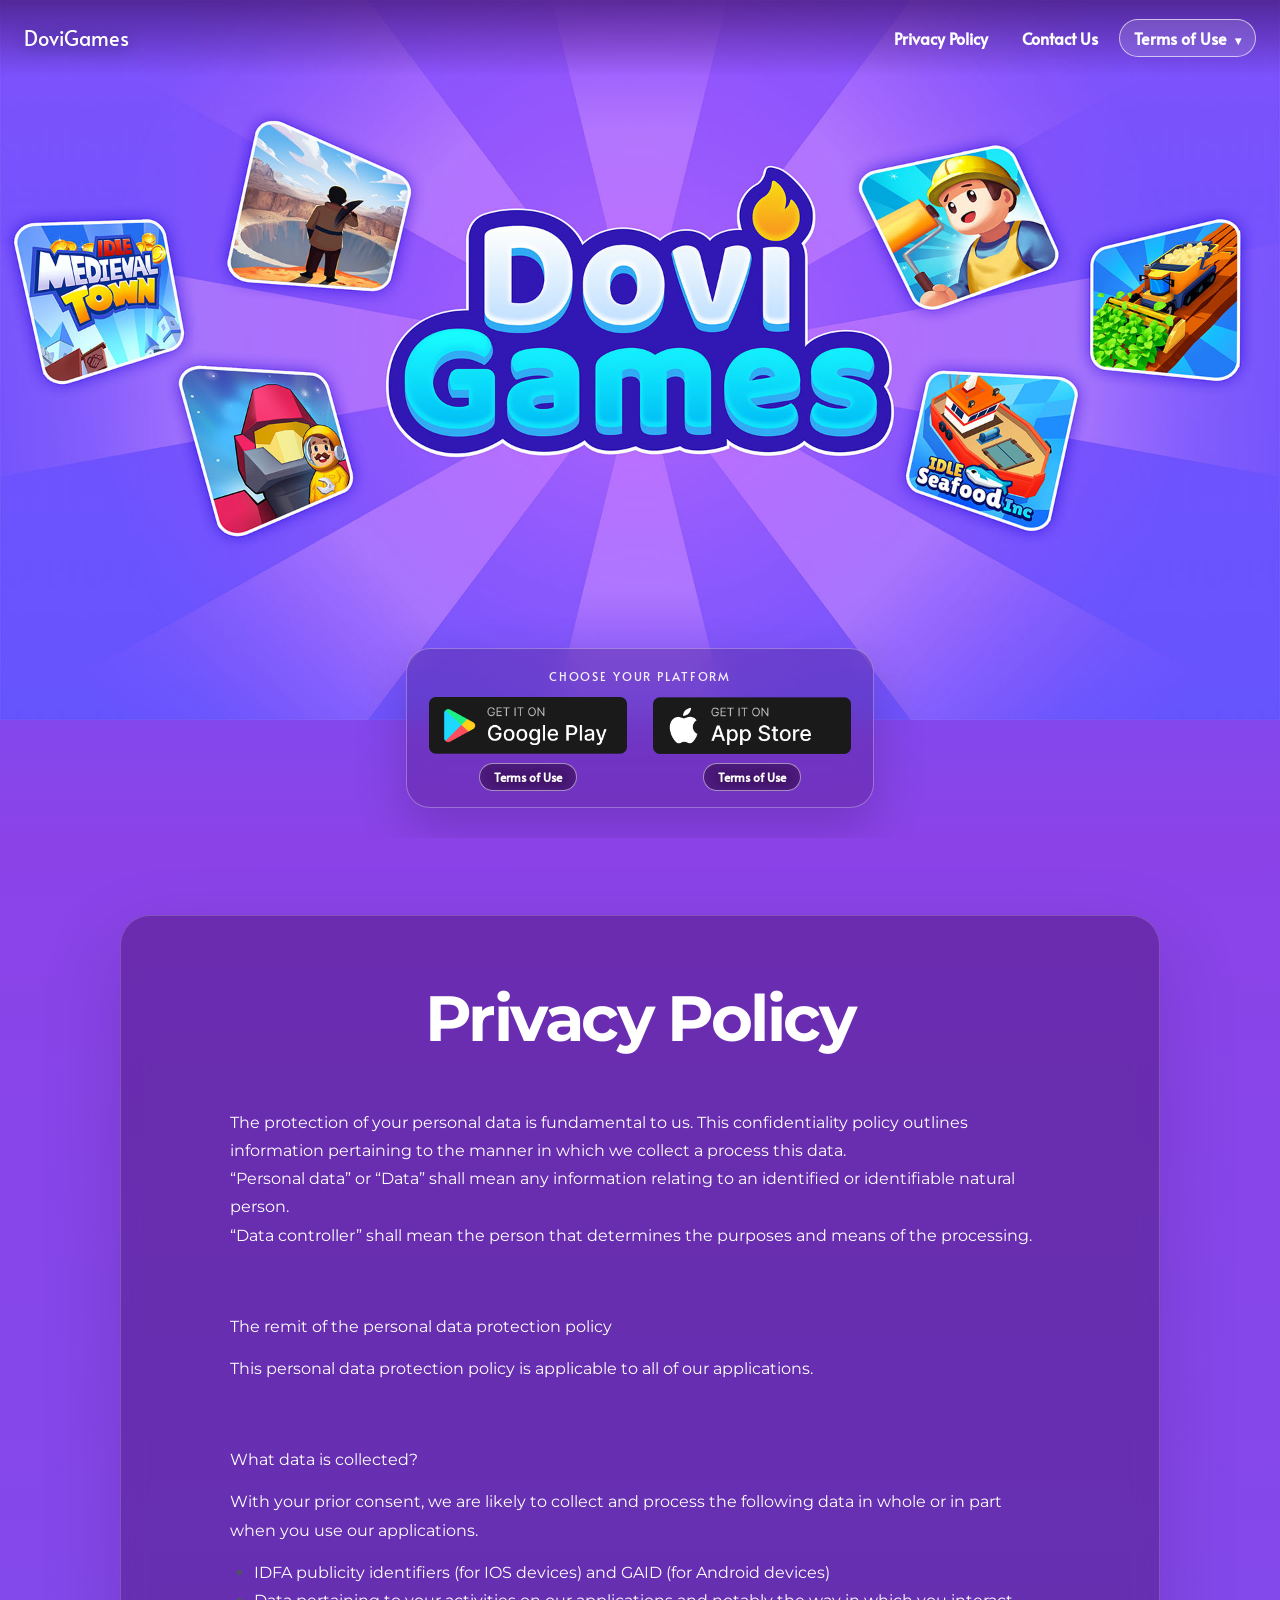
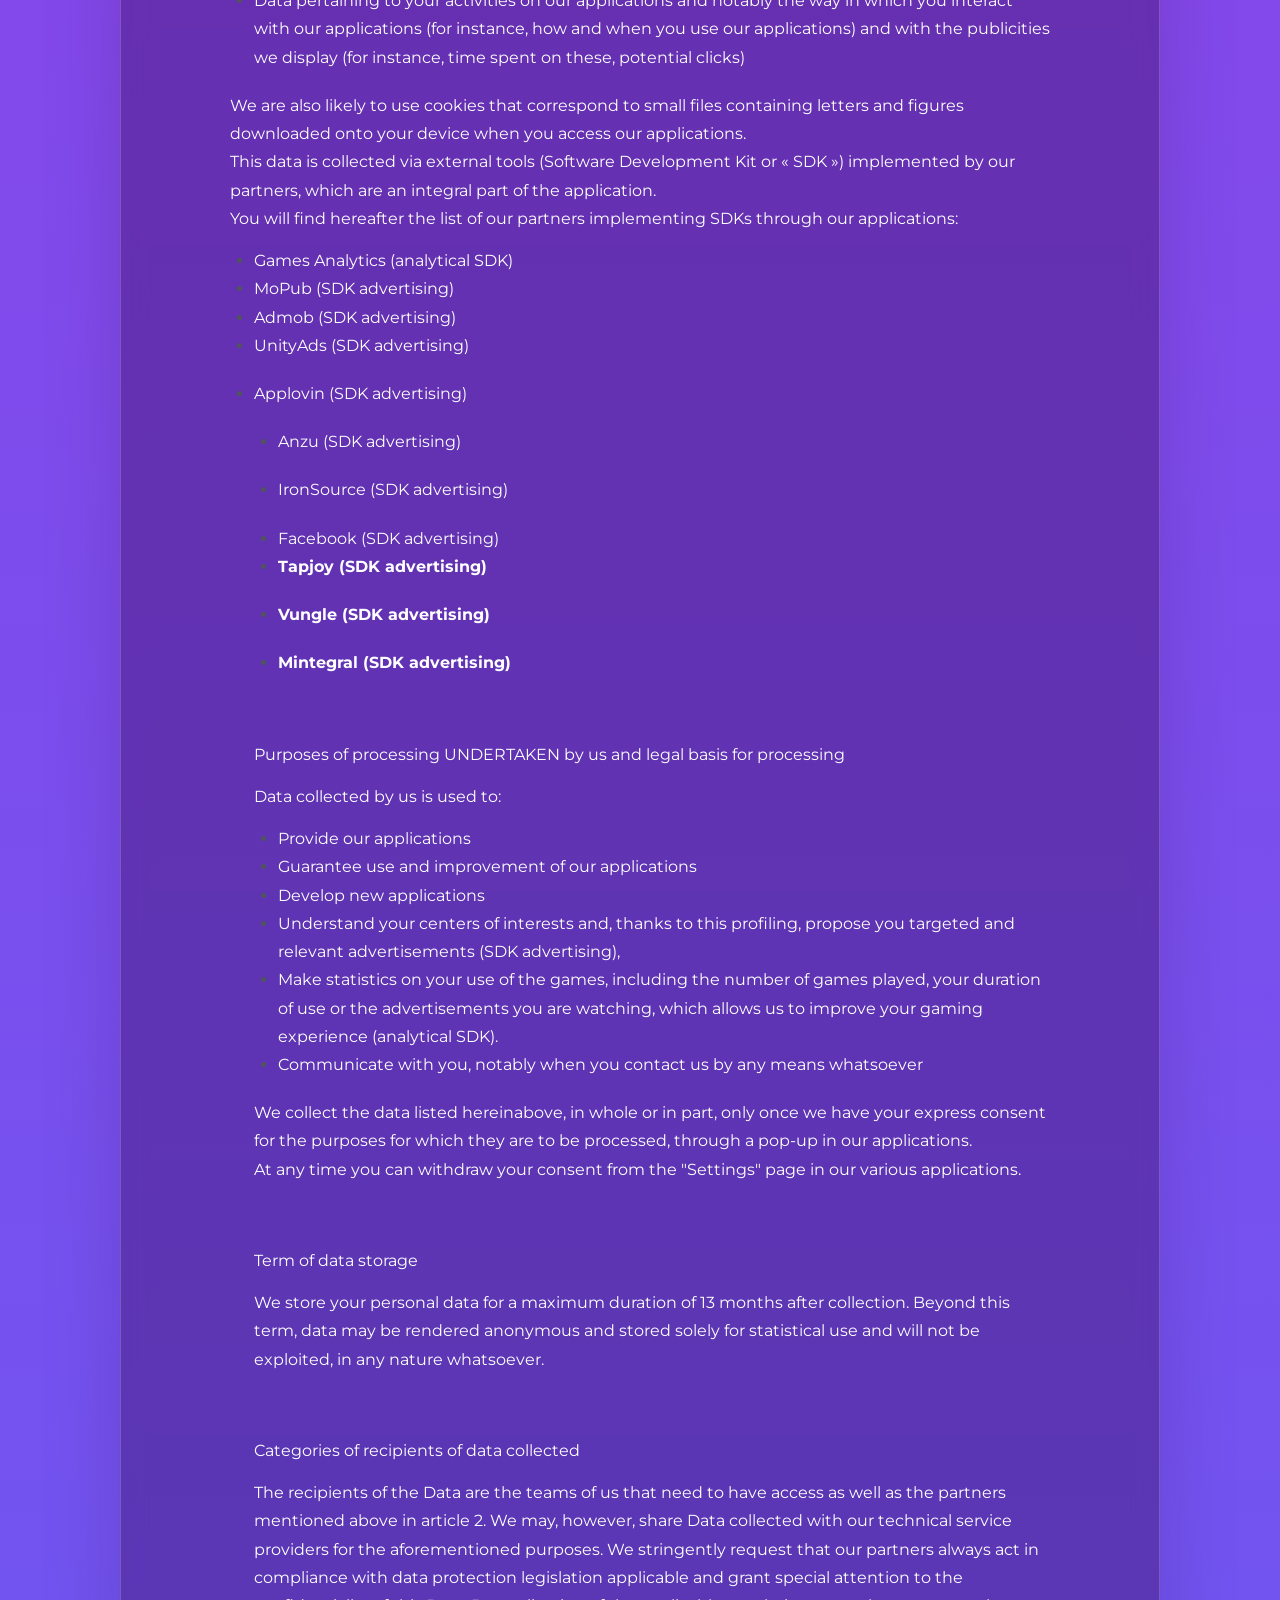
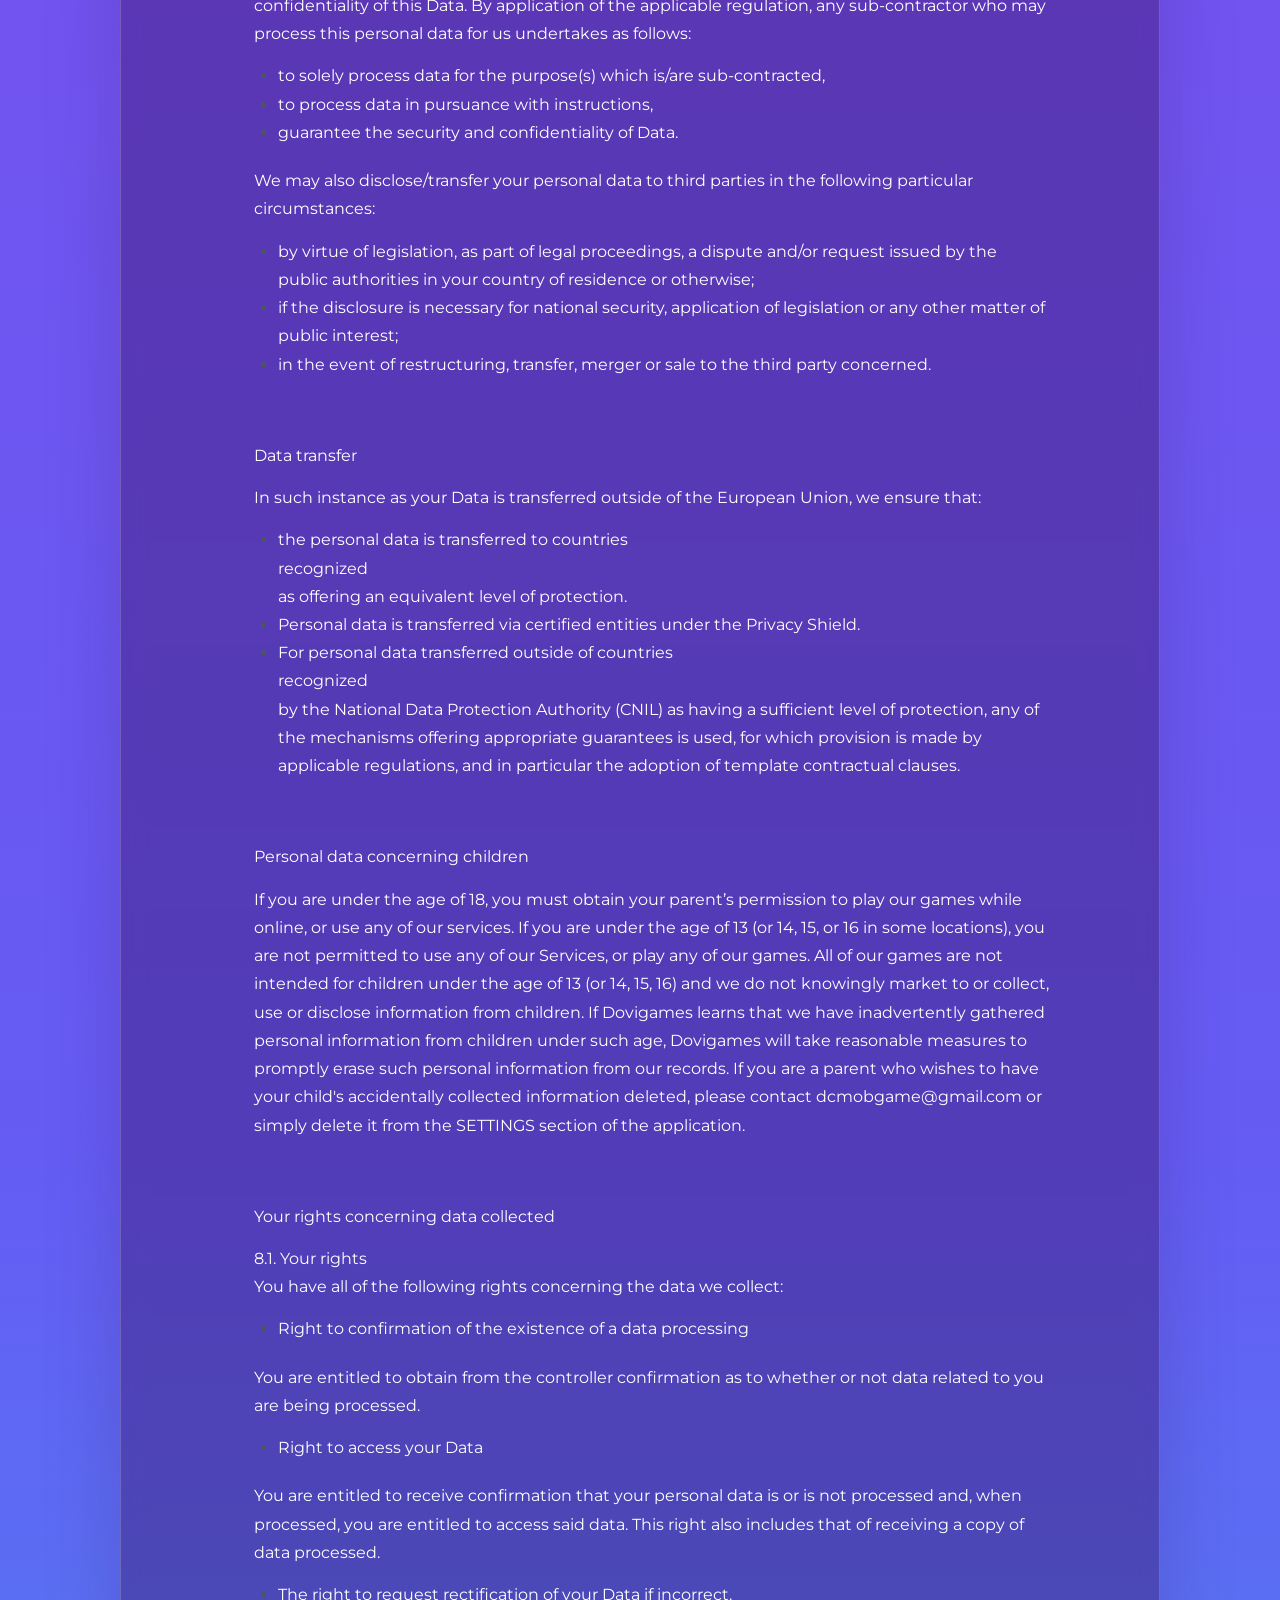
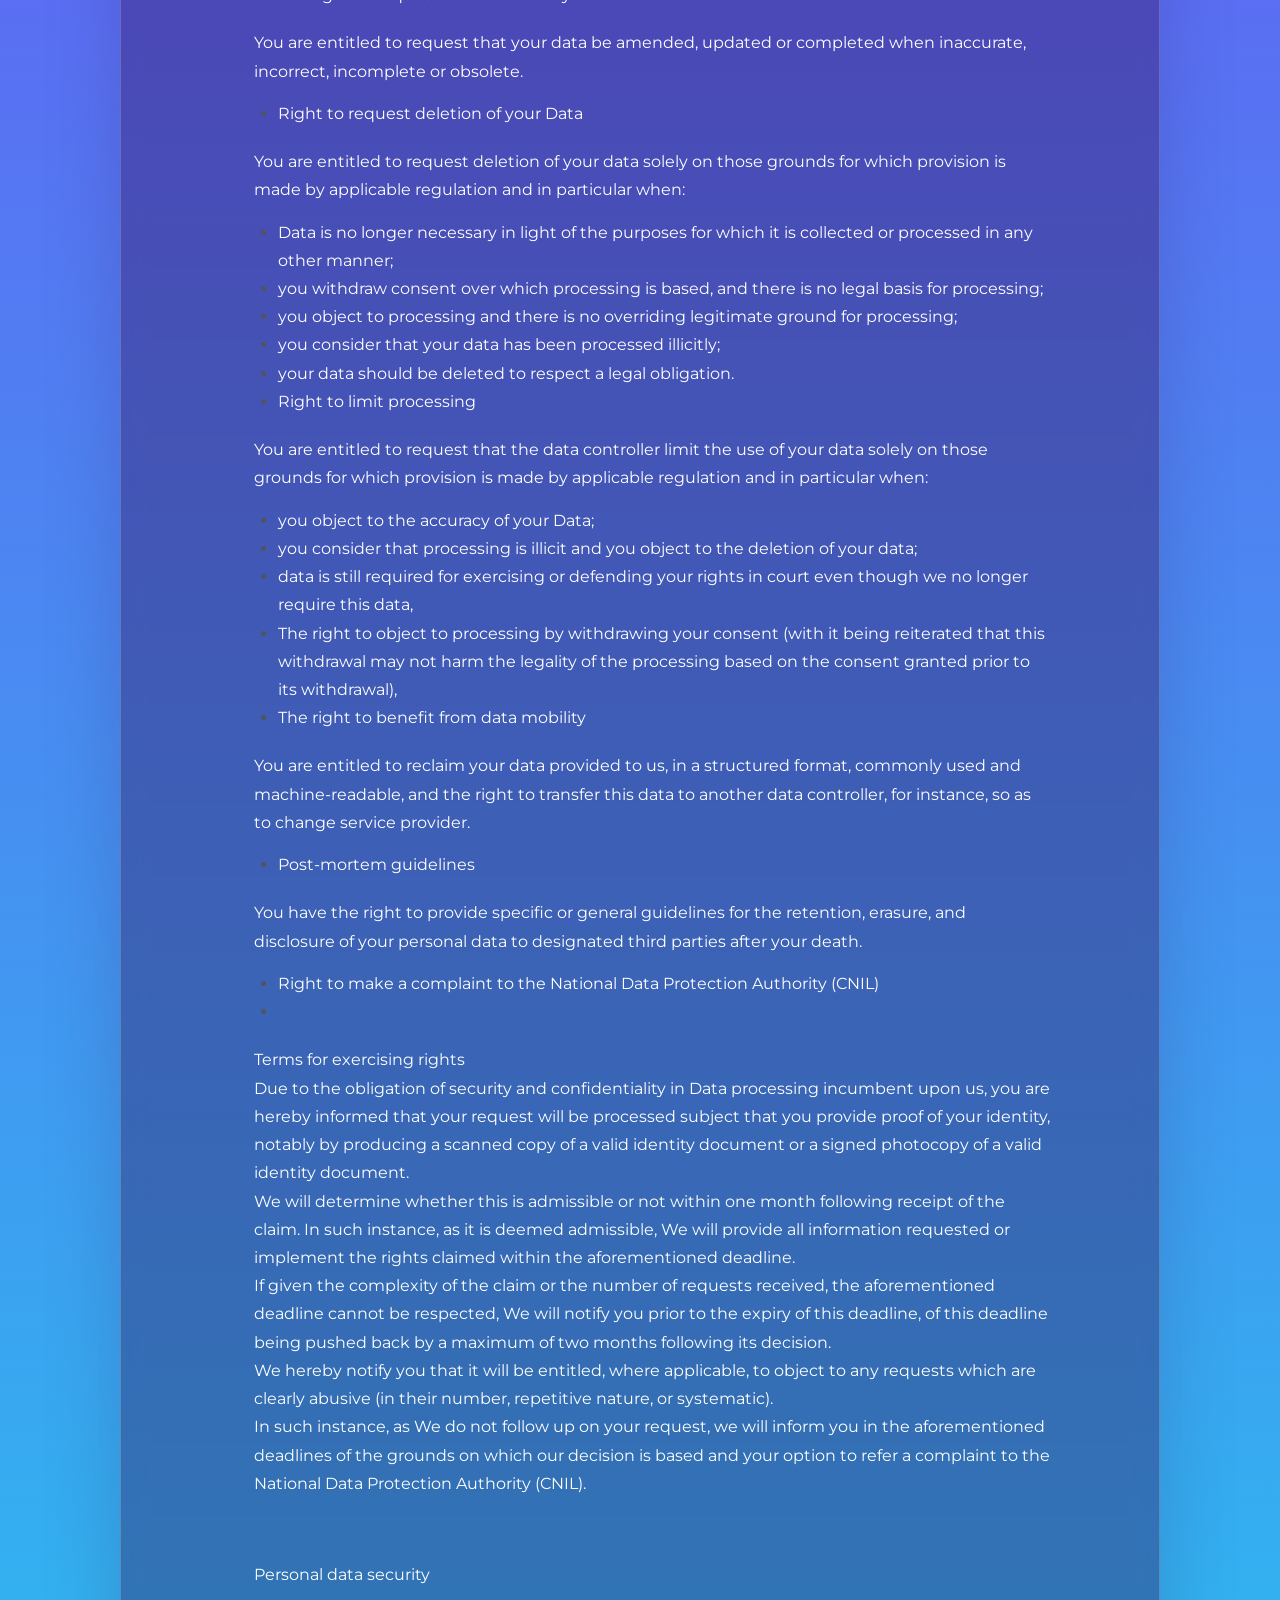
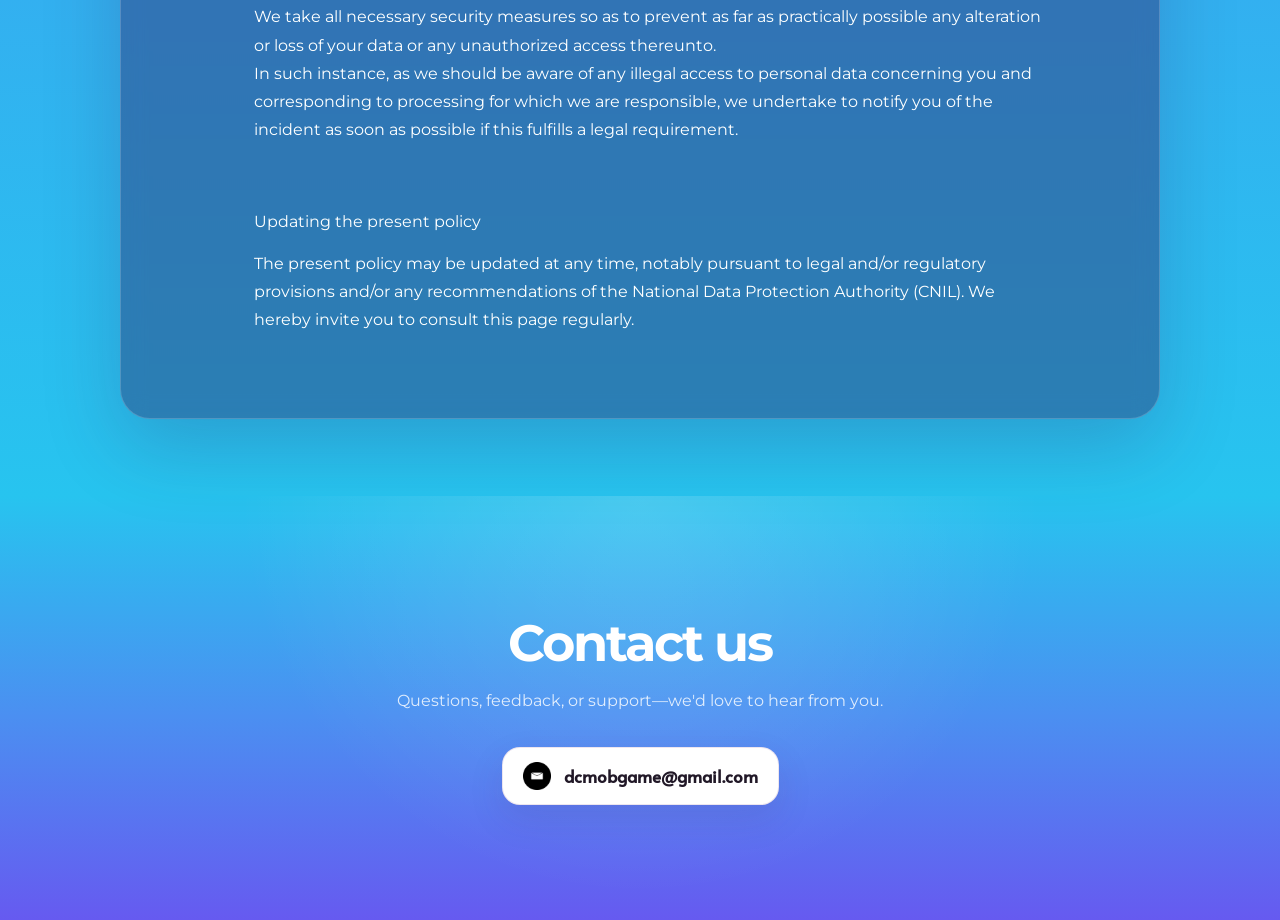
<file: index.html>
<!DOCTYPE html>
<html lang="en">
  <head>
    <meta charset="UTF-8" />
    <meta name="viewport" content="width=device-width, initial-scale=1.0" />
    <title>DoviGames</title>

  <link rel="preconnect" href="https://fonts.googleapis.com" crossorigin>
  <link rel="preconnect" href="https://fonts.gstatic.com" crossorigin>
  <link defer='true' href='/image/favicon.ico' rel='shortcut icon' type='image/x-icon'>

  <link rel="preload" href="https://fonts.googleapis.com/css2?family=Alata&family=Montserrat:wght@400;700&display=swap" as="style" onload="this.onload=null;this.rel='stylesheet'">
  <noscript>
    <link rel="stylesheet" href="https://fonts.googleapis.com/css2?family=Alata&family=Montserrat:wght@400;700&display=swap">
  </noscript>

  <link rel="stylesheet" href=".//css/main.css">
    <style>
      * {
        margin: 0;
        padding: 0;
      }
      .header {
        position: fixed;
        width: 100%;
        height: 66px;
        z-index: 1000;
        display: flex;
        justify-content: end;
        gap: 20px;
        transition: background-color 0.3s, color 0.3s;
        display: flex;
        align-items: center;
      }
      .header.bg-white {
  background-color: white;
}
      .header-text {
        color: white;
        font-size: 16px;
        font-weight: bold;
        font-family: "alata", "PingFang SC", "Microsoft YaHei", "微软雅黑",
          STXihei, "华文细黑", sans-serif;
        background: transparent;
        border: 0;
        cursor: pointer;
      }
      .header-text.black {
  color: black !important;
}

.header-text.gray {
  color: rgba(0, 0, 0, 0.8) !important;
}
      .header-text:hover {
        border-bottom: 1px solid white;
      }

      .header-text:focus-visible,
      .terms-menu summary:focus-visible,
      .terms-menu a:focus-visible,
      .store-terms-link:focus-visible {
        outline: 3px solid #ffd86b;
        outline-offset: 4px;
      }

      .terms-menu {
        position: relative;
        margin-right: 66px;
        color: white;
        font-family: "alata", "PingFang SC", "Microsoft YaHei", sans-serif;
      }

      .terms-menu summary {
        padding: 9px 14px;
        font-size: 16px;
        font-weight: bold;
        list-style: none;
        cursor: pointer;
        background: rgba(255, 255, 255, 0.14);
        border: 1px solid rgba(255, 255, 255, 0.64);
        border-radius: 999px;
        transition: background-color 0.2s, color 0.2s, border-color 0.2s;
      }

      .terms-menu summary::-webkit-details-marker {
        display: none;
      }

      .terms-menu summary::after {
        content: "▾";
        margin-left: 8px;
        font-size: 12px;
      }

      .terms-menu[open] summary,
      .terms-menu summary:hover {
        background: rgba(255, 255, 255, 0.26);
      }

      .header.bg-white .terms-menu summary {
        color: #1d2023;
        background: rgba(136, 1, 194, 0.08);
        border-color: rgba(136, 1, 194, 0.35);
      }

      .terms-menu-panel {
        position: absolute;
        top: calc(100% + 10px);
        right: 0;
        display: grid;
        min-width: 160px;
        padding: 8px;
        background: rgba(255, 255, 255, 0.98);
        border: 1px solid rgba(136, 1, 194, 0.16);
        border-radius: 14px;
        box-shadow: 0 16px 40px rgba(53, 0, 75, 0.22);
      }

      .terms-menu-panel a {
        padding: 10px 12px;
        color: #4f275d;
        font-size: 14px;
        text-decoration: none;
        border-radius: 9px;
      }

      .terms-menu-panel a:hover {
        color: #7d06aa;
        background: rgba(136, 1, 194, 0.08);
      }

      .main-box {
        width: 100%;
        position: relative;
        display: flex;
        justify-content: center;
      }
      .main-img {
        width: 100%;
        height: auto;
        display: block;
      }
      .store {
        position: absolute;
        display: flex;
        gap: 24px;
      }

      .store-option {
        display: flex;
        align-items: center;
        flex-direction: column;
        gap: 10px;
      }

      .store-terms-link {
        padding: 6px 14px;
        color: white;
        font-family: "alata", "PingFang SC", "Microsoft YaHei", sans-serif;
        font-size: 14px;
        font-weight: bold;
        line-height: 1;
        text-decoration: none;
        text-shadow: 0 1px 8px rgba(42, 0, 58, 0.7);
        background: rgba(70, 0, 95, 0.3);
        border: 1px solid rgba(255, 255, 255, 0.56);
        border-radius: 999px;
        backdrop-filter: blur(6px);
      }

      .store-terms-link:hover {
        background: rgba(255, 255, 255, 0.22);
        border-color: white;
      }

      @media (max-width: 699px) {
        .header {
          justify-content: center;
          gap: 8px;
          padding: 0 8px;
        }

        .header-text,
        .terms-menu summary {
          font-size: 12px;
        }

        .terms-menu {
          margin-right: 0;
        }

        .terms-menu summary {
          padding: 7px 9px;
        }

        .terms-menu-panel {
          right: 0;
          min-width: 144px;
        }

        .store-option {
          gap: 4px;
        }

        .store-terms-link {
          padding: 4px 9px;
          font-size: 10px;
        }
      }
      @media  (max-width: 479px) {
  .store {
    flex-direction: column;
    align-items: center;
    gap: 4px;
    bottom: 8px;
  }

  .store img.download-img {
    width: 88px; 
  }
}
@media (min-width: 480px) and  (max-width: 699px) {
  .store {
    flex-direction: column;
    align-items: center;
    gap: 8px;
    bottom: 24px;
  }

  .store img.download-img {
    width: 100px; 
  }
}
      @media (min-width: 700px) and  (max-width: 839px) {
  .store {
    flex-direction: column;
    align-items: center;
    gap: 8px;
    bottom: 48px;
  }

  .store img.download-img {
    width: 120px; 
  }
}


@media (min-width: 840px) and (max-width: 1180px) {
  .store {
    flex-direction: row;
    justify-content: flex-start;
    bottom: 80px;
  }
  .store img.download-img {
    width: 180px;
  }
}

@media (min-width: 1181px) and (max-width: 1580px) {
    .store {
    flex-direction: row;
    justify-content: flex-start;
    bottom: 120px
  }
  .store img.download-img {
    width: 240px;
  }
}

/* 超大屏幕 >1440px */
@media (min-width: 1581px) {
    .store {
        bottom: 180px
  }
  .store img.download-img {
    width: 300px;
  }
}
      .s-bg-image {
        background-repeat: no-repeat !important;
    background-size: cover !important;
    background-image: url('./image/bgImg.webp') !important;
      }
      .contact-box {
        display: flex;
        width: 100%;
        justify-content: center;
        align-items: center;
        flex-direction: column;
        gap: 16px;
        padding: 75px 0;
      }
      .contact-text {
        font-size: 36px;
        color: #1d2023;
        margin-bottom: 20px;
      }
      .email-text {
        font-size: 17px;
        color: #50555c;
        font-family: "alata", 'PingFang SC', "Microsoft YaHei", "微软雅黑", STXihei, "华文细黑", sans-serif;
      }
      .s-font-heading p{
        font-family: montserrat,sans-serif !important;
        font-weight: 400 !important;
      }
      .s-font-heading h2 {
        margin-bottom: 10px !important;
        font-weight: 400 !important;
      }
    </style>
    <link rel="stylesheet" href="./css/home.css?v=20260804-3">
  </head>
  <body>
    <header class="header">
      <div class="header-inner">
        <a class="brand-link" href="./index.html" aria-label="DoviGames home">DoviGames</a>
        <nav class="primary-nav" aria-label="Primary navigation">
          <a class="header-text header-link" href="./privacy-policy.html">Privacy Policy</a>
          <button class="header-text" type="button">Contact Us</button>
          <details class="terms-menu">
            <summary>Terms of Use</summary>
            <div class="terms-menu-panel">
              <a href="./terms-ios.html">iOS</a>
              <a href="./terms-google-play.html">Google Play</a>
            </div>
          </details>
        </nav>
      </div>
    </header>
    <section class="main-box" aria-labelledby="hero-title">
      <h1 class="sr-only" id="hero-title">DoviGames</h1>
      <img class="main-img" src="./image/mainImg.jpg" alt="DoviGames and featured game artwork" />
      <div class="store-panel">
        <p class="hero-kicker">Choose your platform</p>
        <div class="store">
          <div class="store-option">
            <a class="store-badge-link" href="https://play.google.com/store/apps/dev?id=4657996348448619929" aria-label="View DoviGames on Google Play">
              <img class="google-img download-img" src="./image/icon_google_play@2x.png" alt="Get it on Google Play" />
            </a>
            <a class="store-terms-link" href="./terms-google-play.html" aria-label="Google Play Terms of Use">Terms of Use</a>
          </div>
          <div class="store-option">
            <a class="store-badge-link" href="https://apps.apple.com/us/developer/id1527412236" aria-label="View DoviGames on the App Store">
              <img class="ios-img download-img" src="./image/icon_ios_play@2x.png" alt="Download on the App Store" />
            </a>
            <a class="store-terms-link" href="./terms-ios.html" aria-label="iOS Terms of Use">Terms of Use</a>
          </div>
        </div>
      </div>
    </section>

    <span class="section-jump-anchor" id="privacy" aria-hidden="true"></span>
    <div class="slide s-section-2 css-1rkmeg4 privacy-box" id="section-f_f89f08d6-f158-488c-aec0-05796b42dd1f"><div class="waypoint"></div><a class="section-anchor"></a><div>
        <div class="lazyload s-bg-image s-bg-blurred s-new-text-section s-section s-text-section   background-image" style="background-repeat:no-repeat;background-size:cover;background-color:#8801c2;background-position:50% 50%;background-image:url(/image/bg.png)" data-bg="/image/bg_main.png" data-react-style="{&quot;backgroundRepeat&quot;:&quot;no-repeat&quot;,&quot;backgroundSize&quot;:&quot;cover&quot;,&quot;backgroundColor&quot;:&quot;#8801c2&quot;,&quot;backgroundPosition&quot;:&quot;50% 50%&quot;}"><div class="blurred-layer css-1tnf9eu css-1jcctwh0"></div><div class="container"><div class="clearfix"><div class="columns sixteen"><div class="s-title-group  "><div class="s-title "><div class="s-component s-text"><h2 class=""><div class="s-component-content s-font-title"><h1 class="h1Tag" style="font-size:48px;"><strong><span class="#(className)" style="color:#ffffff;">Privacy Policy</span></strong></h1></div></h2></div></div><div class="s-subtitle"><div class="s-component s-text"><h4 class=""></h4></div></div></div></div></div><div class="">
            <div class="s-mh s-repeatable"><div><div data-sorting-index="0" class="sixteen columns no-float s-repeatable-item"><div class="s-mhi"><div class="s-item-text-group "><div class="s-item-title"><div class="s-component s-text"><h3 class=""><div class="s-component-content s-font-heading"><p><span class="#(className)" style="color:#ffffff;">The protection of your personal data is fundamental to us. This confidentiality policy outlines information pertaining to the manner in which we collect a process this data.</span></p><p><span class="#(className)" style="color:#ffffff;">“Personal data” or “Data” shall mean any information relating to an identified or identifiable natural person.</span></p><p><span class="#(className)" style="color:#ffffff;">“Data controller” shall mean the person that determines the purposes and means of the processing.</span></p><h2><span class="#(className)" style="color:#ffffff;">The remit of the personal data protection policy</span></h2><p><span class="#(className)" style="color:#ffffff;">This personal data protection policy is applicable to all of our applications.</span></p><h2><span class="#(className)" style="color:#ffffff;">What data is collected?</span></h2><p><span class="#(className)" style="color:#ffffff;">With your prior consent, we are likely to collect and process the following data in whole or in part when you use our applications.</span></p><ul><li><p><span class="#(className)" style="color:#ffffff;">IDFA publicity identifiers (for IOS devices) and GAID (for Android devices)</span></p></li><li><p><span class="#(className)" style="color:#ffffff;">Data pertaining to your activities on our applications and notably the way in which you interact with our applications (for instance, how and when you use our applications) and with the publicities we display (for instance, time spent on these, potential clicks)</span></p></li></ul><p><span class="#(className)" style="color:#ffffff;">We are also likely to use cookies that correspond to small files containing letters and figures downloaded onto your device when you access our applications.</span></p><p><span class="#(className)" style="color:#ffffff;">This data is collected via external tools (Software Development Kit or « SDK ») implemented by our partners, which are an integral part of the application.</span></p><p><span class="#(className)" style="color:#ffffff;">You will find hereafter the list of our partners implementing SDKs through our applications:</span></p><ul><li><p><span class="#(className)" style="color:#ffffff;">Games Analytics (analytical SDK)</span></p></li><li><p><span class="#(className)" style="color:#ffffff;">MoPub (SDK advertising)</span></p></li><li><p><span class="#(className)" style="color:#ffffff;">Admob (SDK advertising)</span></p></li><li><p><span class="#(className)" style="color:#ffffff;">UnityAds (SDK advertising)</span></p></li></ul><ul><li><p><span class="#(className)" style="color:#ffffff;">Applovin (SDK advertising)</span></p></li></ul><ul><ul><li><p><span class="#(className)" style="color:#ffffff;">Anzu (SDK advertising)</span></p></li></ul><ul><li><p><span class="#(className)" style="color:#ffffff;">IronSource (SDK advertising)</span></p></li></ul><ul><li><p><span class="#(className)" style="color:#ffffff;">Facebook (SDK advertising)</span></p></li><li><span class="#(className)" style="color:#ffffff;">Tapjoy (SDK advertising)</span></li></ul><ul><li><span class="#(className)" style="color:#ffffff;">Vungle (SDK advertising)</span></li></ul><ul><li><span class="#(className)" style="color:#ffffff;">Mintegral&nbsp;(SDK advertising)</span></li></ul><h2><span class="#(className)" style="color:#ffffff;">Purposes of processing UNDERTAKEN by us and legal basis for processing</span></h2><p><span class="#(className)" style="color:#ffffff;">Data collected by us is used to:</span></p><ul><li><p><span class="#(className)" style="color:#ffffff;">Provide our applications</span></p></li><li><p><span class="#(className)" style="color:#ffffff;">Guarantee use and improvement of our applications</span></p></li><li><p><span class="#(className)" style="color:#ffffff;">Develop new applications</span></p></li><li><p><span class="#(className)" style="color:#ffffff;">Understand your centers of interests and, thanks to this profiling, propose you targeted and relevant advertisements (SDK advertising),</span></p></li><li><p><span class="#(className)" style="color:#ffffff;">Make statistics on your use of the games, including the number of games played, your duration of use or the advertisements you are watching, which allows us to improve your gaming experience (analytical SDK).</span></p></li><li><p><span class="#(className)" style="color:#ffffff;">Communicate with you, notably when you contact us by any means whatsoever</span></p></li></ul><p><span class="#(className)" style="color:#ffffff;">We collect the data listed hereinabove, in whole or in part, only once we have your express consent for the purposes for which they are to be processed, through a pop-up in our applications.</span></p><p><span class="#(className)" style="color:#ffffff;">At any time you can withdraw your consent from the "Settings" page in our various applications.</span></p><h2><span class="#(className)" style="color:#ffffff;">Term of data storage</span></h2><p><span class="#(className)" style="color:#ffffff;">We store your personal data for a maximum duration of 13 months after collection. Beyond this term, data may be rendered anonymous and stored solely for statistical use and will not be exploited, in any nature whatsoever.</span></p><h2><span class="#(className)" style="color:#ffffff;">Categories of recipients of data collected</span></h2><p><span class="#(className)" style="color:#ffffff;">The recipients of the Data are the teams of us that need to have access as well as the partners mentioned above in article 2. We may, however, share Data collected with our technical service providers for the aforementioned purposes. We stringently request that our partners always act in compliance with data protection legislation applicable and grant special attention to the confidentiality of this Data. By application of the applicable regulation, any sub-contractor who may process this personal data for us undertakes as follows:</span></p><ul><li><p><span class="#(className)" style="color:#ffffff;">to solely process data for the purpose(s) which is/are sub-contracted,</span></p></li><li><p><span class="#(className)" style="color:#ffffff;">to process data in pursuance with instructions,</span></p></li><li><p><span class="#(className)" style="color:#ffffff;">guarantee the security and confidentiality of Data.</span></p></li></ul><p><span class="#(className)" style="color:#ffffff;">We may also disclose/transfer your personal data to third parties in the following particular circumstances:</span></p><ul><li><p><span class="#(className)" style="color:#ffffff;">by virtue of legislation, as part of legal proceedings, a dispute and/or request issued by the public authorities in your country of residence or otherwise;</span></p></li><li><p><span class="#(className)" style="color:#ffffff;">if the disclosure is necessary for national security, application of legislation or any other matter of public interest;</span></p></li><li><p><span class="#(className)" style="color:#ffffff;">in the event of restructuring, transfer, merger or sale to the third party concerned.</span></p></li></ul><h2><span class="#(className)" style="color:#ffffff;">Data transfer</span></h2><p><span class="#(className)" style="color:#ffffff;">In such instance as your Data is transferred outside of the European Union, we ensure that:</span></p><ul><li><p><span class="#(className)" style="color:#ffffff;">the personal data is transferred to countries</span></p><p><span class="#(className)" style="color:#ffffff;">recognized</span></p><p><span class="#(className)" style="color:#ffffff;">as offering an equivalent level of protection.</span></p></li><li><p><span class="#(className)" style="color:#ffffff;">Personal data is transferred via certified entities under the Privacy Shield.</span></p></li><li><p><span class="#(className)" style="color:#ffffff;">For personal data transferred outside of countries</span></p><p><span class="#(className)" style="color:#ffffff;">recognized</span></p><p><span class="#(className)" style="color:#ffffff;">by the National Data Protection Authority (CNIL) as having a sufficient level of protection, any of the mechanisms offering appropriate guarantees is used, for which provision is made by applicable regulations, and in particular the adoption of template contractual clauses.</span></p></li></ul><h2><span class="#(className)" style="color:#ffffff;">Personal data concerning children</span></h2><p><span class="#(className)" style="color:#ffffff;">If you are under the age of 18, you must obtain your parent’s permission to play our games while online, or use any of our services. If you are under the age of 13 (or 14, 15, or 16 in some locations), you are not permitted to use any of our Services, or play any of our games. All of our games are not intended for children under the age of 13 (or 14, 15, 16) and we do not knowingly market to or collect, use or disclose information from children. If Dovigames learns that we have inadvertently gathered personal information from children under such age, Dovigames will take reasonable measures to promptly erase such personal information from our records. If you are a parent who wishes to have your child's accidentally collected information deleted, please contact dcmobgame@gmail.com or simply delete it from the SETTINGS section of the application.</span></p><h2><span class="#(className)" style="color:#ffffff;">Your rights concerning data collected</span></h2><p><span class="#(className)" style="color:#ffffff;">8.1. Your rights</span></p><p><span class="#(className)" style="color:#ffffff;">You have all of the following rights concerning the data we collect:</span></p><ul><li><p><span class="#(className)" style="color:#ffffff;">Right to confirmation of the existence of a data processing</span></p></li></ul><p><span class="#(className)" style="color:#ffffff;">You are entitled to obtain from the controller confirmation as to whether or not data related to you are being processed.</span></p><ul><li><p><span class="#(className)" style="color:#ffffff;">Right to access your Data</span></p></li></ul><p><span class="#(className)" style="color:#ffffff;">You are entitled to receive confirmation that your personal data is or is not processed and, when processed, you are entitled to access said data. This right also includes that of receiving a copy of data processed.</span></p><ul><li><p><span class="#(className)" style="color:#ffffff;">The right to request rectification of your Data if incorrect.</span></p></li></ul><p><span class="#(className)" style="color:#ffffff;">You are entitled to request that your data be amended, updated or completed when inaccurate, incorrect, incomplete or obsolete.</span></p><ul><li><p><span class="#(className)" style="color:#ffffff;">Right to request deletion of your Data</span></p></li></ul><p><span class="#(className)" style="color:#ffffff;">You are entitled to request deletion of your data solely on those grounds for which provision is made by applicable regulation and in particular when:</span></p><ul><li><p><span class="#(className)" style="color:#ffffff;">Data is no longer necessary in light of the purposes for which it is collected or processed in any other manner;</span></p></li><li><p><span class="#(className)" style="color:#ffffff;">you withdraw consent over which processing is based, and there is no legal basis for processing;</span></p></li><li><p><span class="#(className)" style="color:#ffffff;">you object to processing and there is no overriding legitimate ground for processing;</span></p></li><li><p><span class="#(className)" style="color:#ffffff;">you consider that your data has been processed illicitly;</span></p></li><li><p><span class="#(className)" style="color:#ffffff;">your data should be deleted to respect a legal obligation.</span></p></li><li><p><span class="#(className)" style="color:#ffffff;">Right to limit processing</span></p></li></ul><p><span class="#(className)" style="color:#ffffff;">You are entitled to request that the data controller limit the use of your data solely on those grounds for which provision is made by applicable regulation and in particular when:</span></p><ul><li><p><span class="#(className)" style="color:#ffffff;">you object to the accuracy of your Data;</span></p></li><li><p><span class="#(className)" style="color:#ffffff;">you consider that processing is illicit and you object to the deletion of your data;</span></p></li><li><p><span class="#(className)" style="color:#ffffff;">data is still required for exercising or defending your rights in court even though we no longer require this data,</span></p></li><li><p><span class="#(className)" style="color:#ffffff;">The right to object to processing by withdrawing your consent (with it being reiterated that this withdrawal may not harm the legality of the processing based on the consent granted prior to its withdrawal),</span></p></li><li><p><span class="#(className)" style="color:#ffffff;">The right to benefit from data mobility</span></p></li></ul><p><span class="#(className)" style="color:#ffffff;">You are entitled to reclaim your data provided to us, in a structured format, commonly used and machine-readable, and the right to transfer this data to another data controller, for instance, so as to change service provider.</span></p><ul><li><p><span class="#(className)" style="color:#ffffff;">Post-mortem guidelines</span></p></li></ul><p><span class="#(className)" style="color:#ffffff;">You have the right to provide specific or general guidelines for the retention, erasure, and disclosure of your personal data to designated third parties after your death.</span></p><ul><li><p><span class="#(className)" style="color:#ffffff;">Right to make a complaint to the National Data Protection Authority (CNIL)</span></p></li><li><p>&nbsp;</p></li></ul><p><span class="#(className)" style="color:#ffffff;">Terms for exercising rights</span></p><p><span class="#(className)" style="color:#ffffff;">Due to the obligation of security and confidentiality in Data processing incumbent upon us, you are hereby informed that your request will be processed subject that you provide proof of your identity, notably by producing a scanned copy of a valid identity document or a signed photocopy of a valid identity document.</span></p><p><span class="#(className)" style="color:#ffffff;">We will determine whether this is admissible or not within one month following receipt of the claim. In such instance, as it is deemed admissible, We will provide all information requested or implement the rights claimed within the aforementioned deadline.</span></p><p><span class="#(className)" style="color:#ffffff;">If given the complexity of the claim or the number of requests received, the aforementioned deadline cannot be respected, We will notify you prior to the expiry of this deadline, of this deadline being pushed back by a maximum of two months following its decision.</span></p><p><span class="#(className)" style="color:#ffffff;">We hereby notify you that it will be entitled, where applicable, to object to any requests which are clearly abusive (in their number, repetitive nature, or systematic).</span></p><p><span class="#(className)" style="color:#ffffff;">In such instance, as We do not follow up on your request, we will inform you in the aforementioned deadlines of the grounds on which our decision is based and your option to refer a complaint to the National Data Protection Authority (CNIL).</span></p><h2><span class="#(className)" style="color:#ffffff;">Personal data security</span></h2><p><span class="#(className)" style="color:#ffffff;">We take all necessary security measures so as to prevent as far as practically possible any alteration or loss of your data or any unauthorized access thereunto.</span></p><p><span class="#(className)" style="color:#ffffff;">In such instance, as we should be aware of any illegal access to personal data concerning you and corresponding to processing for which we are responsible, we undertake to notify you of the incident as soon as possible if this fulfills a legal requirement.</span></p><h2><span class="#(className)" style="color:#ffffff;">Updating the present policy</span></h2><p><span class="#(className)" style="color:#ffffff;">The present policy may be updated at any time, notably pursuant to legal and/or regulatory provisions and/or any recommendations of the National Data Protection Authority (CNIL). We hereby invite you to consult this page regularly.</span></p></div></h3></div></div><div class="s-item-text"><div class="s-component s-text"><div class=""></div></div></div></div></div></div></div></div>
          </div></div></div>
      </div></div>
    <div class="contact-box">
        <div class="contact-text">Contact us</div>
        <p class="contact-lead">Questions, feedback, or support—we'd love to hear from you.</p>
        <a class="email-link" href="mailto:dcmobgame@gmail.com">
          <img class="email-img" src="./image/email-icon.png" alt="" />
          <span class="email-text">dcmobgame@gmail.com</span>
        </a>
    </div>
    <script>
        const header = document.querySelector('.header');
const mainBox = document.querySelector('.main-box');
const privacyBox = document.querySelector('.privacy-box');
const contactBox = document.querySelector('.contact-box');
const headerTexts = document.querySelectorAll('.header-text'); 

function scrollToPrivacyHash() {
  if (window.location.hash !== '#privacy') return;

  const privacyAnchor = document.getElementById('privacy');
  if (!privacyAnchor) return;

  const headerOffset = header.offsetHeight;
  const targetTop = privacyAnchor.getBoundingClientRect().top + window.scrollY - headerOffset;
  window.scrollTo({ top: Math.max(0, targetTop), behavior: 'auto' });
}

window.addEventListener('load', scrollToPrivacyHash);
window.addEventListener('hashchange', scrollToPrivacyHash);

window.addEventListener('scroll', () => {
  const scrollY = window.scrollY + header.offsetHeight;

  const mainTop = mainBox.offsetTop;
  const mainBottom = mainTop + mainBox.offsetHeight;
  const privacyTop = privacyBox.offsetTop;
  const contactTop = contactBox.offsetTop;

  if (scrollY < privacyTop) {

    header.classList.remove('bg-white');
    headerTexts[0].classList.remove('black', 'gray');
    headerTexts[1].classList.remove('black', 'gray');
    headerTexts.forEach(t => t.style.color = 'white');
  } else if (scrollY >= privacyTop && scrollY < contactTop) {

    header.classList.add('bg-white');
    headerTexts[0].classList.add('black');
    headerTexts[0].classList.remove('gray');
    headerTexts[1].classList.add('gray');
    headerTexts[1].classList.remove('black');
  } else if (scrollY >= contactTop) {
    header.classList.add('bg-white');
    headerTexts[1].classList.add('black');
    headerTexts[1].classList.remove('gray');
    headerTexts[0].classList.remove('black');
    headerTexts[0].classList.add('gray');
  }
});
  headerTexts[1].addEventListener('click', () => {
    contactBox.scrollIntoView({ behavior: 'smooth', block: 'start' });
  });
      </script>
  </body>
</html>
</file>
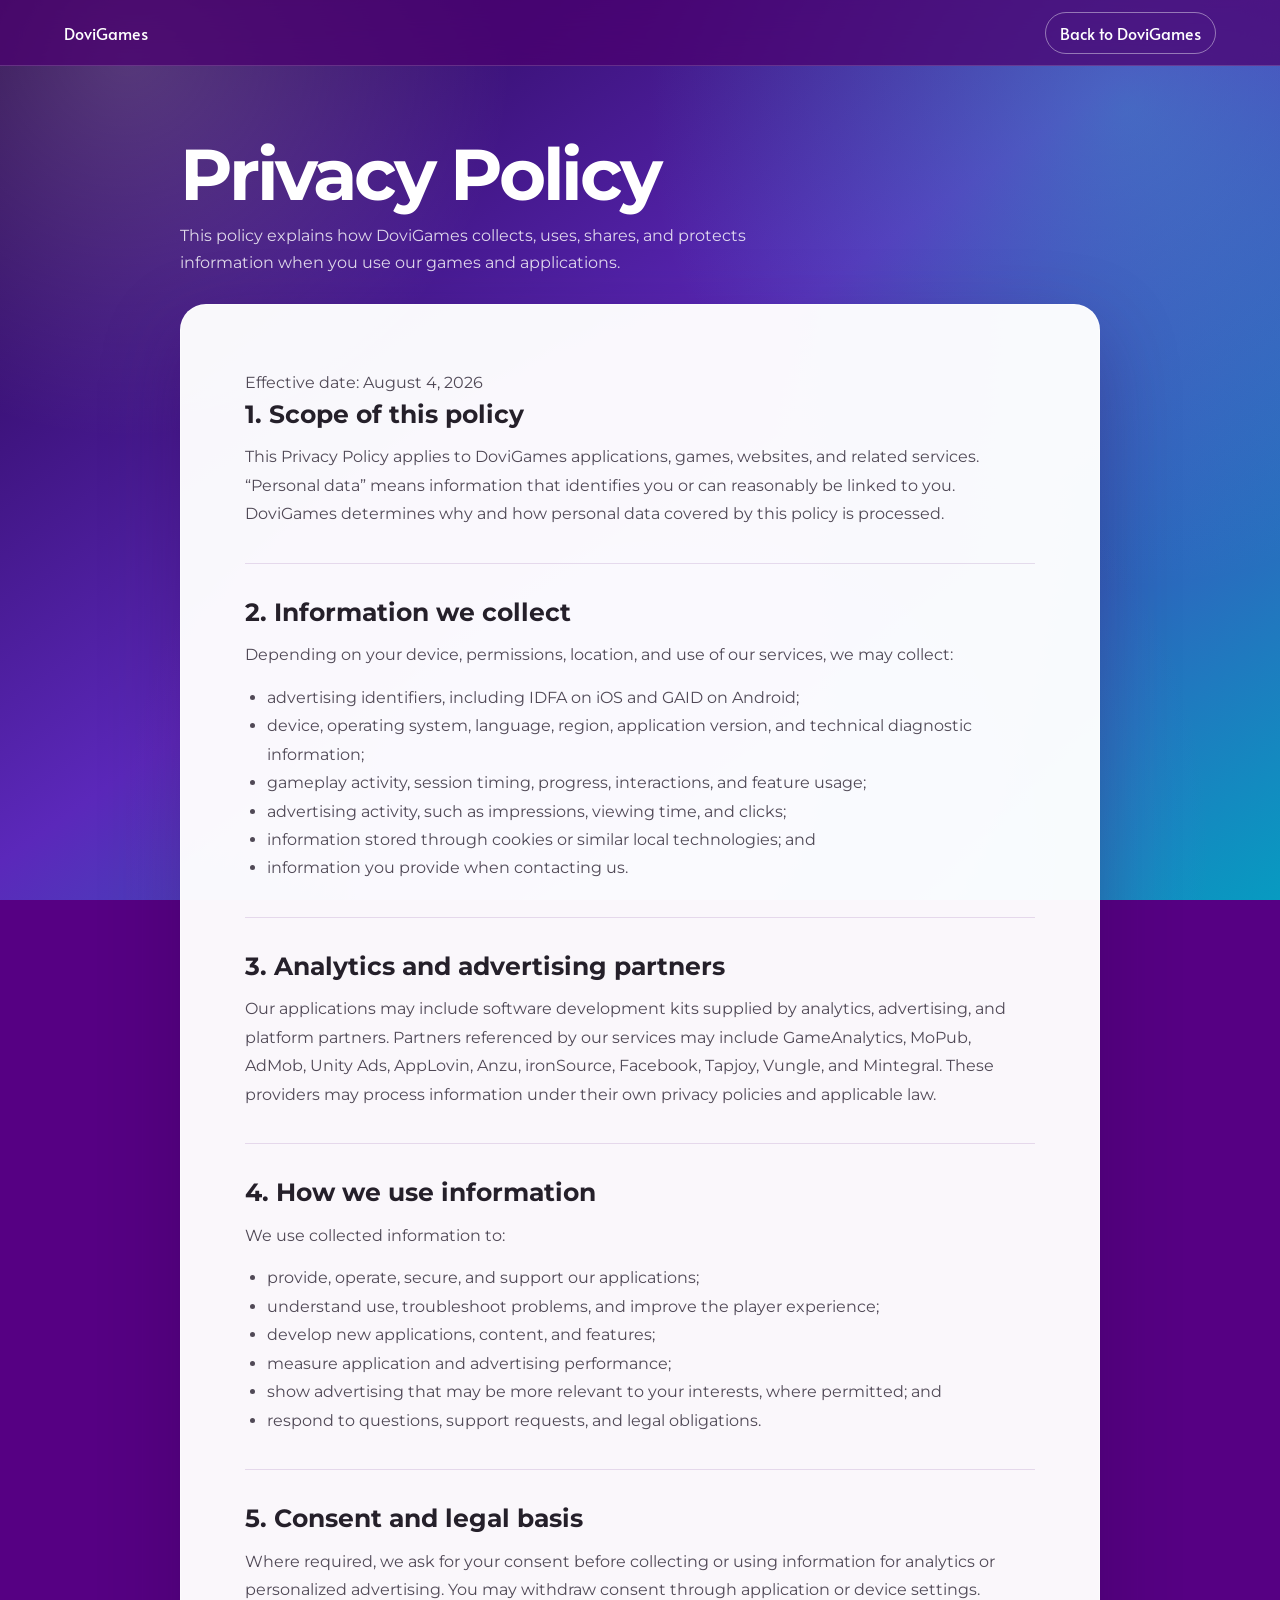
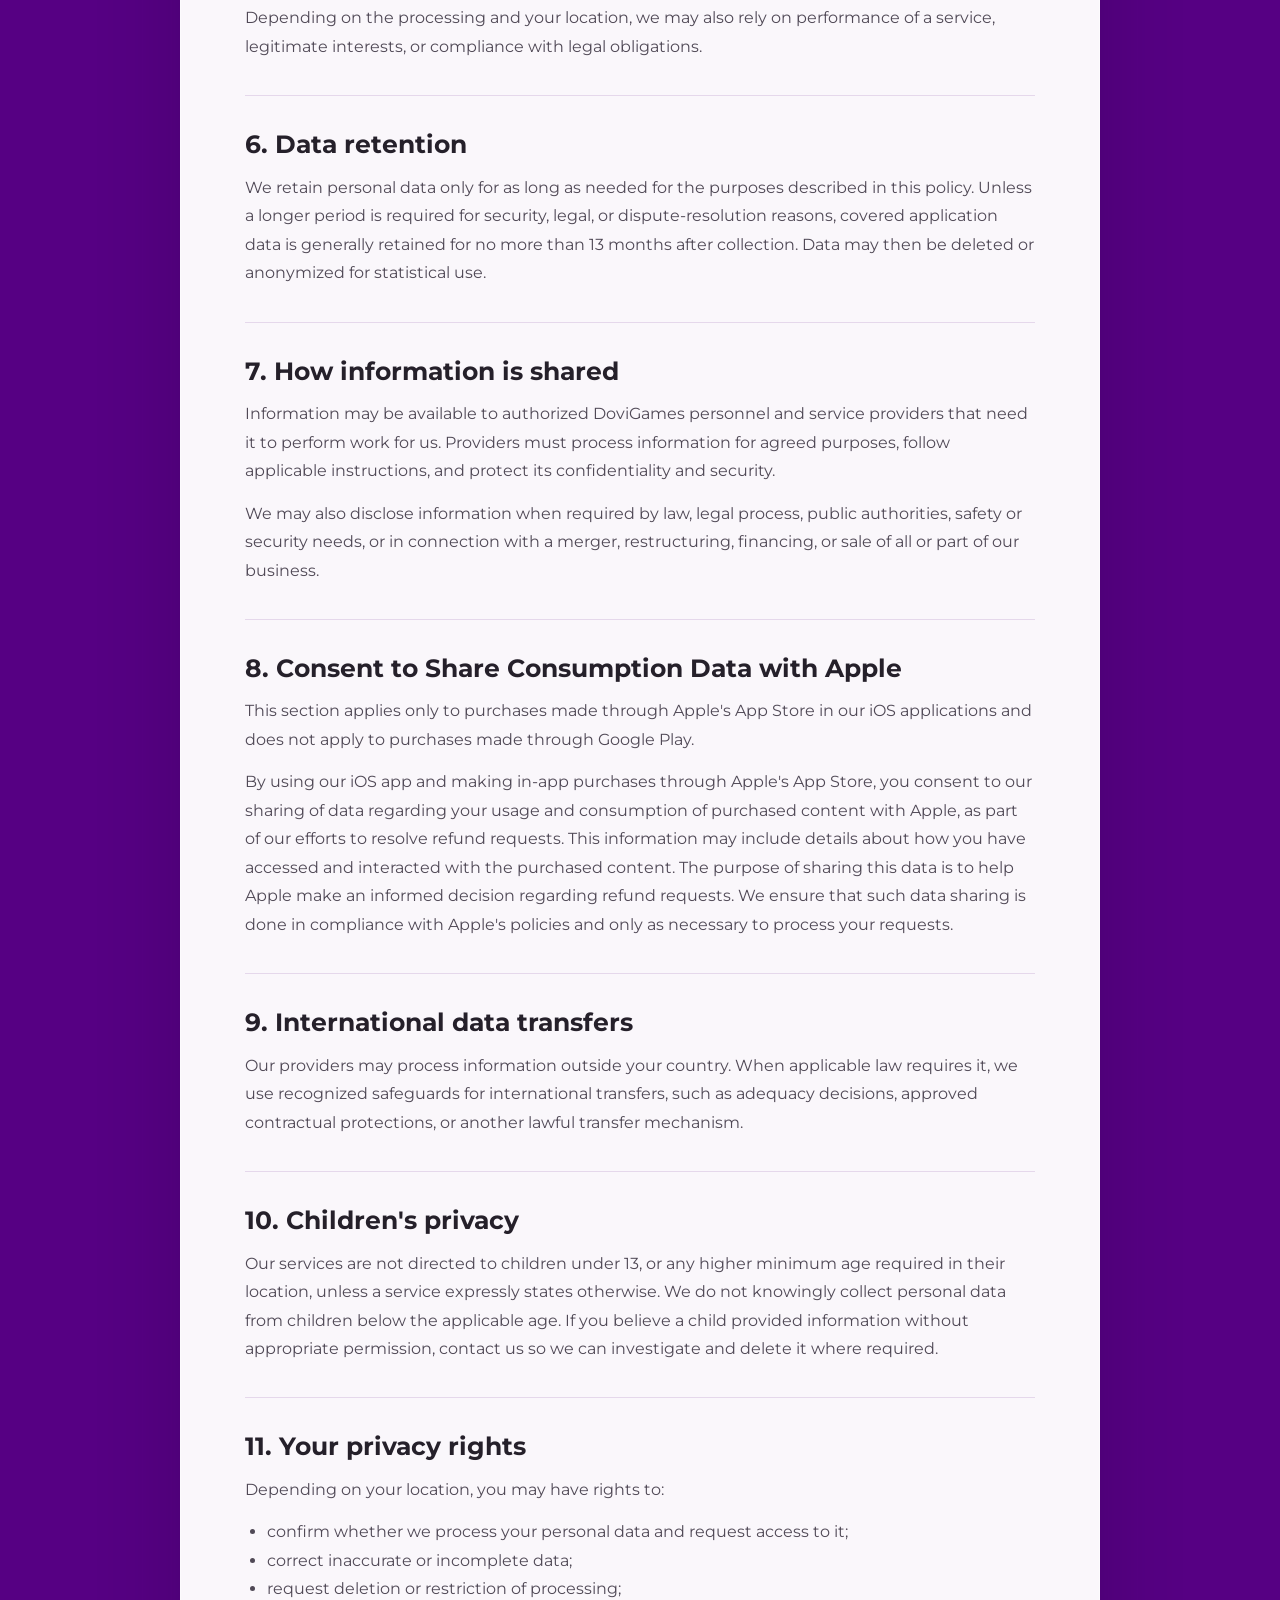
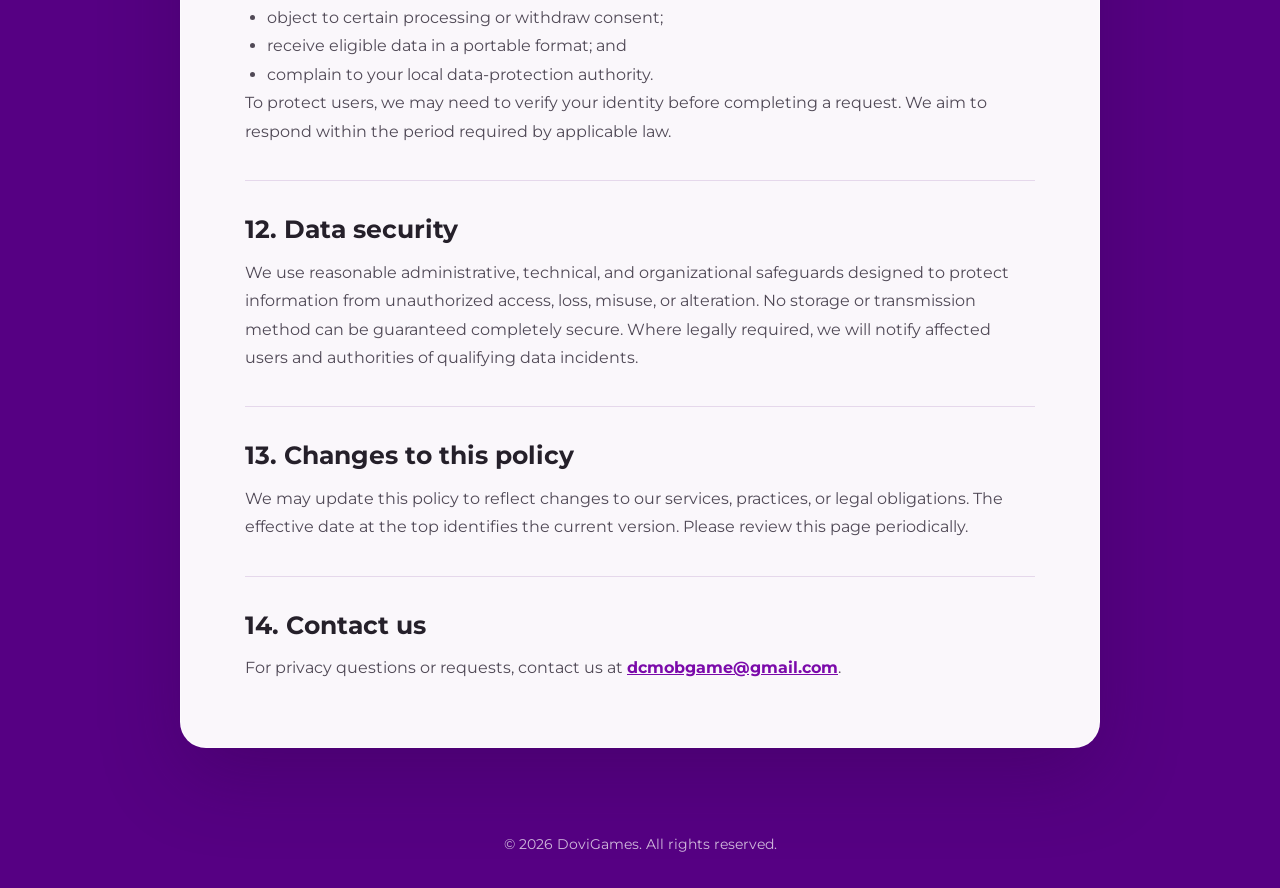
<file: privacy-policy.html>
<!DOCTYPE html>
<html lang="en">
  <head>
    <meta charset="UTF-8" />
    <meta name="viewport" content="width=device-width, initial-scale=1.0" />
    <title>Privacy Policy</title>
    <link rel="icon" href="./image/favicon.ico" type="image/x-icon" />
    <link rel="preconnect" href="https://fonts.googleapis.com" />
    <link rel="preconnect" href="https://fonts.gstatic.com" crossorigin />
    <link href="https://fonts.googleapis.com/css2?family=Alata&family=Montserrat:wght@400;700&display=swap" rel="stylesheet" />
    <link rel="stylesheet" href="./css/terms.css?v=20260805-2" />
  </head>
  <body class="privacy-theme">
    <div class="legal-page">
      <header class="legal-nav">
        <a class="brand" href="./index.html">DoviGames</a>
        <a class="back-link" href="./index.html">Back to DoviGames</a>
      </header>

      <main class="legal-shell">
        <div class="legal-intro">
          <h1>Privacy Policy</h1>
          <p>This policy explains how DoviGames collects, uses, shares, and protects information when you use our games and applications.</p>
        </div>

        <article class="legal-card">
          <p class="effective-date">Effective date: August 4, 2026</p>

          <section>
            <h2>1. Scope of this policy</h2>
            <p>This Privacy Policy applies to DoviGames applications, games, websites, and related services. “Personal data” means information that identifies you or can reasonably be linked to you. DoviGames determines why and how personal data covered by this policy is processed.</p>
          </section>

          <section>
            <h2>2. Information we collect</h2>
            <p>Depending on your device, permissions, location, and use of our services, we may collect:</p>
            <ul>
              <li>advertising identifiers, including IDFA on iOS and GAID on Android;</li>
              <li>device, operating system, language, region, application version, and technical diagnostic information;</li>
              <li>gameplay activity, session timing, progress, interactions, and feature usage;</li>
              <li>advertising activity, such as impressions, viewing time, and clicks;</li>
              <li>information stored through cookies or similar local technologies; and</li>
              <li>information you provide when contacting us.</li>
            </ul>
          </section>

          <section>
            <h2>3. Analytics and advertising partners</h2>
            <p>Our applications may include software development kits supplied by analytics, advertising, and platform partners. Partners referenced by our services may include GameAnalytics, MoPub, AdMob, Unity Ads, AppLovin, Anzu, ironSource, Facebook, Tapjoy, Vungle, and Mintegral. These providers may process information under their own privacy policies and applicable law.</p>
          </section>

          <section>
            <h2>4. How we use information</h2>
            <p>We use collected information to:</p>
            <ul>
              <li>provide, operate, secure, and support our applications;</li>
              <li>understand use, troubleshoot problems, and improve the player experience;</li>
              <li>develop new applications, content, and features;</li>
              <li>measure application and advertising performance;</li>
              <li>show advertising that may be more relevant to your interests, where permitted; and</li>
              <li>respond to questions, support requests, and legal obligations.</li>
            </ul>
          </section>

          <section>
            <h2>5. Consent and legal basis</h2>
            <p>Where required, we ask for your consent before collecting or using information for analytics or personalized advertising. You may withdraw consent through application or device settings. Depending on the processing and your location, we may also rely on performance of a service, legitimate interests, or compliance with legal obligations.</p>
          </section>

          <section>
            <h2>6. Data retention</h2>
            <p>We retain personal data only for as long as needed for the purposes described in this policy. Unless a longer period is required for security, legal, or dispute-resolution reasons, covered application data is generally retained for no more than 13 months after collection. Data may then be deleted or anonymized for statistical use.</p>
          </section>

          <section>
            <h2>7. How information is shared</h2>
            <p>Information may be available to authorized DoviGames personnel and service providers that need it to perform work for us. Providers must process information for agreed purposes, follow applicable instructions, and protect its confidentiality and security.</p>
            <p>We may also disclose information when required by law, legal process, public authorities, safety or security needs, or in connection with a merger, restructuring, financing, or sale of all or part of our business.</p>
          </section>

          <section>
            <h2>8. Consent to Share Consumption Data with Apple</h2>
            <p>This section applies only to purchases made through Apple's App Store in our iOS applications and does not apply to purchases made through Google Play.</p>
            <p>By using our iOS app and making in-app purchases through Apple's App Store, you consent to our sharing of data regarding your usage and consumption of purchased content with Apple, as part of our efforts to resolve refund requests. This information may include details about how you have accessed and interacted with the purchased content. The purpose of sharing this data is to help Apple make an informed decision regarding refund requests. We ensure that such data sharing is done in compliance with Apple's policies and only as necessary to process your requests.</p>
          </section>

          <section>
            <h2>9. International data transfers</h2>
            <p>Our providers may process information outside your country. When applicable law requires it, we use recognized safeguards for international transfers, such as adequacy decisions, approved contractual protections, or another lawful transfer mechanism.</p>
          </section>

          <section>
            <h2>10. Children's privacy</h2>
            <p>Our services are not directed to children under 13, or any higher minimum age required in their location, unless a service expressly states otherwise. We do not knowingly collect personal data from children below the applicable age. If you believe a child provided information without appropriate permission, contact us so we can investigate and delete it where required.</p>
          </section>

          <section>
            <h2>11. Your privacy rights</h2>
            <p>Depending on your location, you may have rights to:</p>
            <ul>
              <li>confirm whether we process your personal data and request access to it;</li>
              <li>correct inaccurate or incomplete data;</li>
              <li>request deletion or restriction of processing;</li>
              <li>object to certain processing or withdraw consent;</li>
              <li>receive eligible data in a portable format; and</li>
              <li>complain to your local data-protection authority.</li>
            </ul>
            <p>To protect users, we may need to verify your identity before completing a request. We aim to respond within the period required by applicable law.</p>
          </section>

          <section>
            <h2>12. Data security</h2>
            <p>We use reasonable administrative, technical, and organizational safeguards designed to protect information from unauthorized access, loss, misuse, or alteration. No storage or transmission method can be guaranteed completely secure. Where legally required, we will notify affected users and authorities of qualifying data incidents.</p>
          </section>

          <section>
            <h2>13. Changes to this policy</h2>
            <p>We may update this policy to reflect changes to our services, practices, or legal obligations. The effective date at the top identifies the current version. Please review this page periodically.</p>
          </section>

          <section>
            <h2>14. Contact us</h2>
            <p>For privacy questions or requests, contact us at <a href="mailto:dcmobgame@gmail.com">dcmobgame@gmail.com</a>.</p>
          </section>
        </article>
      </main>

      <footer class="legal-footer">© 2026 DoviGames. All rights reserved.</footer>
    </div>
  </body>
</html>
</file>
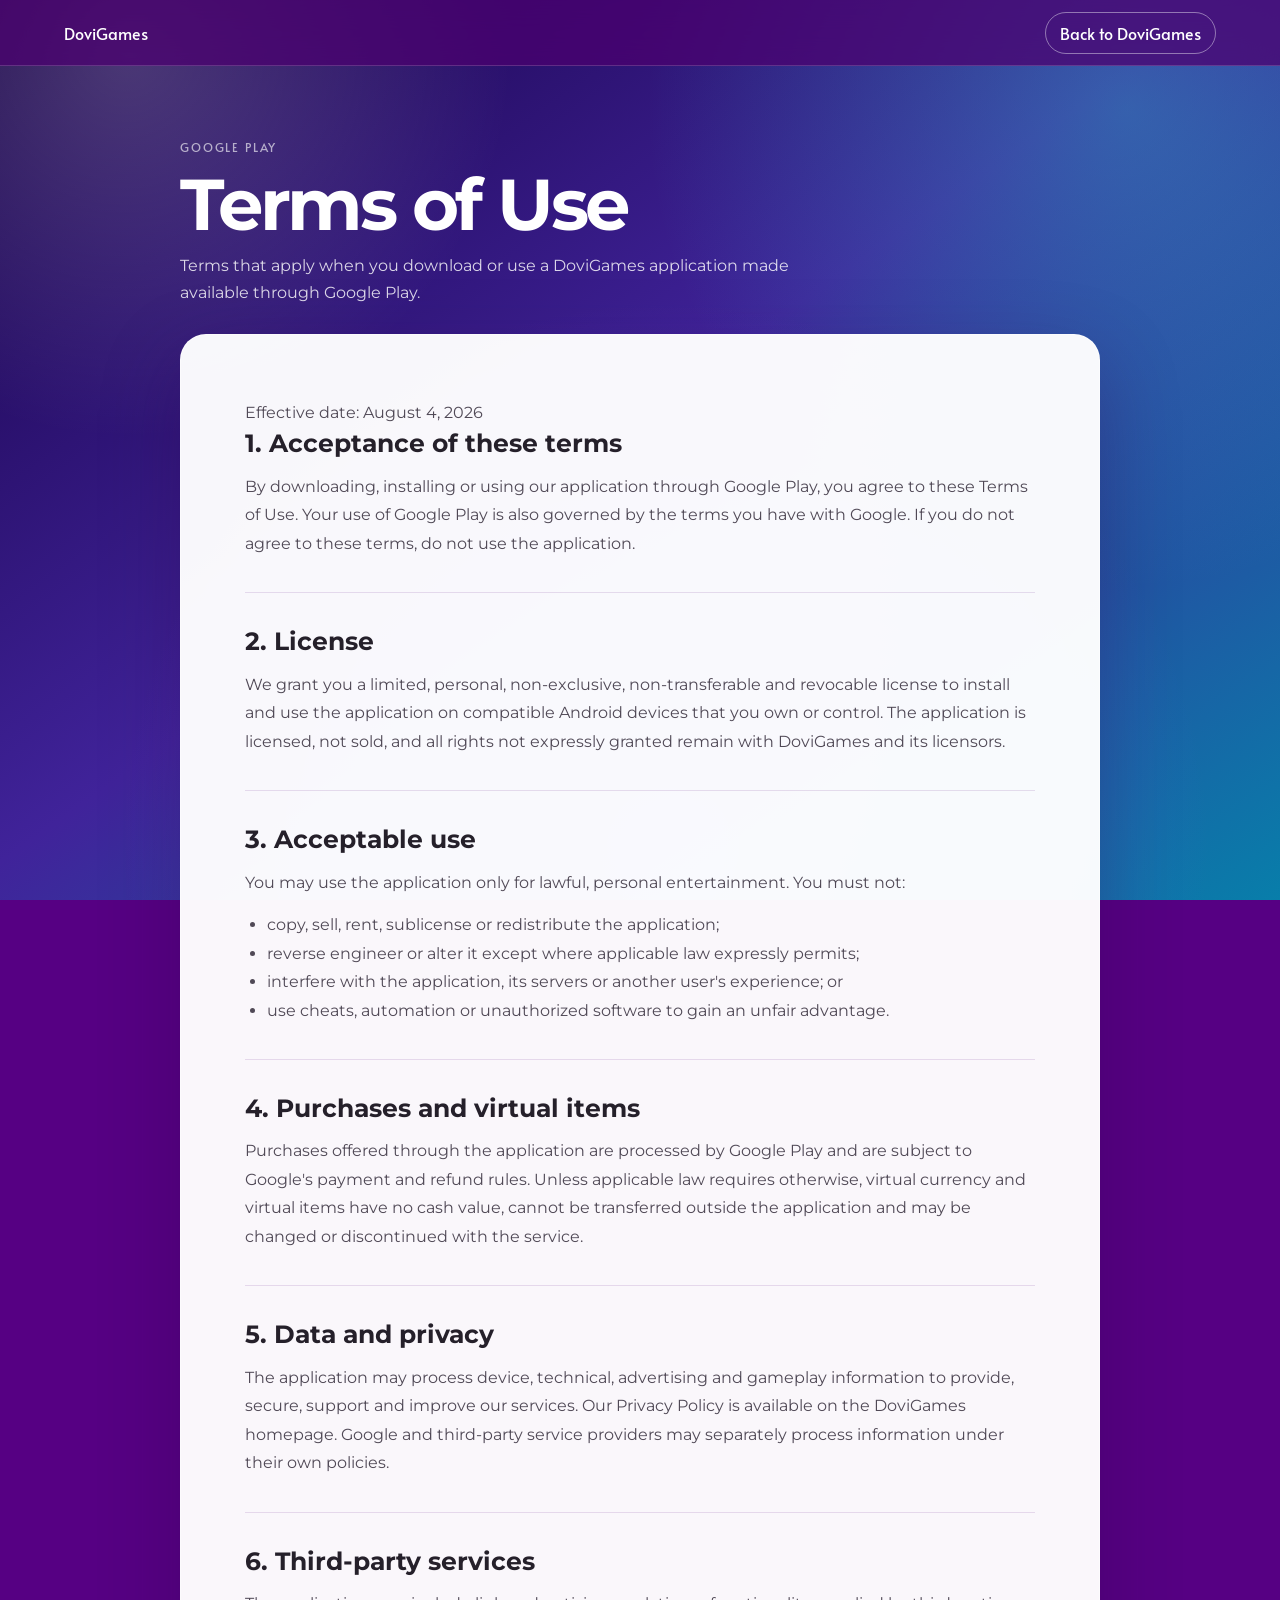
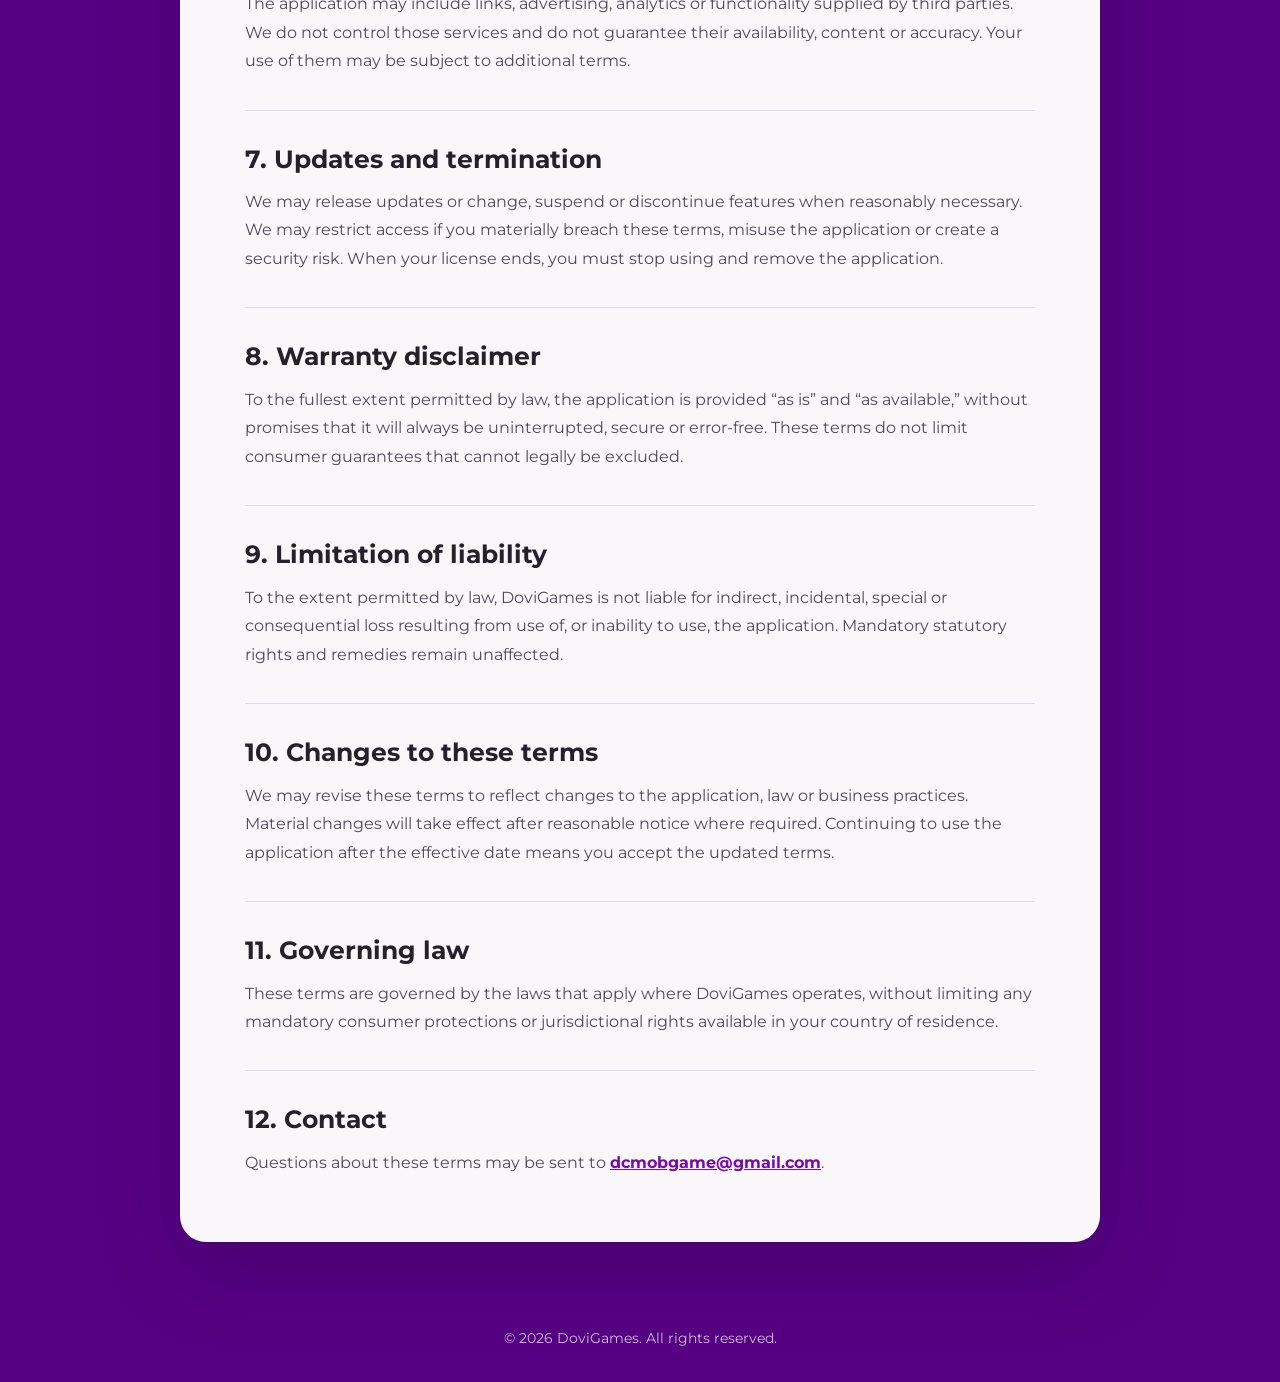
<file: terms-google-play.html>
<!DOCTYPE html>
<html lang="en">
  <head>
    <meta charset="UTF-8" />
    <meta name="viewport" content="width=device-width, initial-scale=1.0" />
    <title>Terms of Use</title>
    <link rel="icon" href="./image/favicon.ico" type="image/x-icon" />
    <link rel="preconnect" href="https://fonts.googleapis.com" />
    <link rel="preconnect" href="https://fonts.gstatic.com" crossorigin />
    <link href="https://fonts.googleapis.com/css2?family=Alata&family=Montserrat:wght@400;700&display=swap" rel="stylesheet" />
    <link rel="stylesheet" href="./css/terms.css?v=20260805-2" />
  </head>
  <body class="google-play-theme">
    <div class="legal-page">
      <header class="legal-nav">
        <a class="brand" href="./index.html">DoviGames</a>
        <a class="back-link" href="./index.html">Back to DoviGames</a>
      </header>

      <main class="legal-shell">
        <div class="legal-intro">
          <p class="platform-label">Google Play</p>
          <h1>Terms of Use</h1>
          <p>Terms that apply when you download or use a DoviGames application made available through Google Play.</p>
        </div>

        <article class="legal-card">
          <p class="effective-date">Effective date: August 4, 2026</p>

          <section>
            <h2>1. Acceptance of these terms</h2>
            <p>By downloading, installing or using our application through Google Play, you agree to these Terms of Use. Your use of Google Play is also governed by the terms you have with Google. If you do not agree to these terms, do not use the application.</p>
          </section>

          <section>
            <h2>2. License</h2>
            <p>We grant you a limited, personal, non-exclusive, non-transferable and revocable license to install and use the application on compatible Android devices that you own or control. The application is licensed, not sold, and all rights not expressly granted remain with DoviGames and its licensors.</p>
          </section>

          <section>
            <h2>3. Acceptable use</h2>
            <p>You may use the application only for lawful, personal entertainment. You must not:</p>
            <ul>
              <li>copy, sell, rent, sublicense or redistribute the application;</li>
              <li>reverse engineer or alter it except where applicable law expressly permits;</li>
              <li>interfere with the application, its servers or another user's experience; or</li>
              <li>use cheats, automation or unauthorized software to gain an unfair advantage.</li>
            </ul>
          </section>

          <section>
            <h2>4. Purchases and virtual items</h2>
            <p>Purchases offered through the application are processed by Google Play and are subject to Google's payment and refund rules. Unless applicable law requires otherwise, virtual currency and virtual items have no cash value, cannot be transferred outside the application and may be changed or discontinued with the service.</p>
          </section>

          <section>
            <h2>5. Data and privacy</h2>
            <p>The application may process device, technical, advertising and gameplay information to provide, secure, support and improve our services. Our Privacy Policy is available on the DoviGames homepage. Google and third-party service providers may separately process information under their own policies.</p>
          </section>

          <section>
            <h2>6. Third-party services</h2>
            <p>The application may include links, advertising, analytics or functionality supplied by third parties. We do not control those services and do not guarantee their availability, content or accuracy. Your use of them may be subject to additional terms.</p>
          </section>

          <section>
            <h2>7. Updates and termination</h2>
            <p>We may release updates or change, suspend or discontinue features when reasonably necessary. We may restrict access if you materially breach these terms, misuse the application or create a security risk. When your license ends, you must stop using and remove the application.</p>
          </section>

          <section>
            <h2>8. Warranty disclaimer</h2>
            <p>To the fullest extent permitted by law, the application is provided “as is” and “as available,” without promises that it will always be uninterrupted, secure or error-free. These terms do not limit consumer guarantees that cannot legally be excluded.</p>
          </section>

          <section>
            <h2>9. Limitation of liability</h2>
            <p>To the extent permitted by law, DoviGames is not liable for indirect, incidental, special or consequential loss resulting from use of, or inability to use, the application. Mandatory statutory rights and remedies remain unaffected.</p>
          </section>

          <section>
            <h2>10. Changes to these terms</h2>
            <p>We may revise these terms to reflect changes to the application, law or business practices. Material changes will take effect after reasonable notice where required. Continuing to use the application after the effective date means you accept the updated terms.</p>
          </section>

          <section>
            <h2>11. Governing law</h2>
            <p>These terms are governed by the laws that apply where DoviGames operates, without limiting any mandatory consumer protections or jurisdictional rights available in your country of residence.</p>
          </section>

          <section>
            <h2>12. Contact</h2>
            <p>Questions about these terms may be sent to <a href="mailto:dcmobgame@gmail.com">dcmobgame@gmail.com</a>.</p>
          </section>
        </article>
      </main>

      <footer class="legal-footer">© 2026 DoviGames. All rights reserved.</footer>
    </div>
  </body>
</html>
</file>
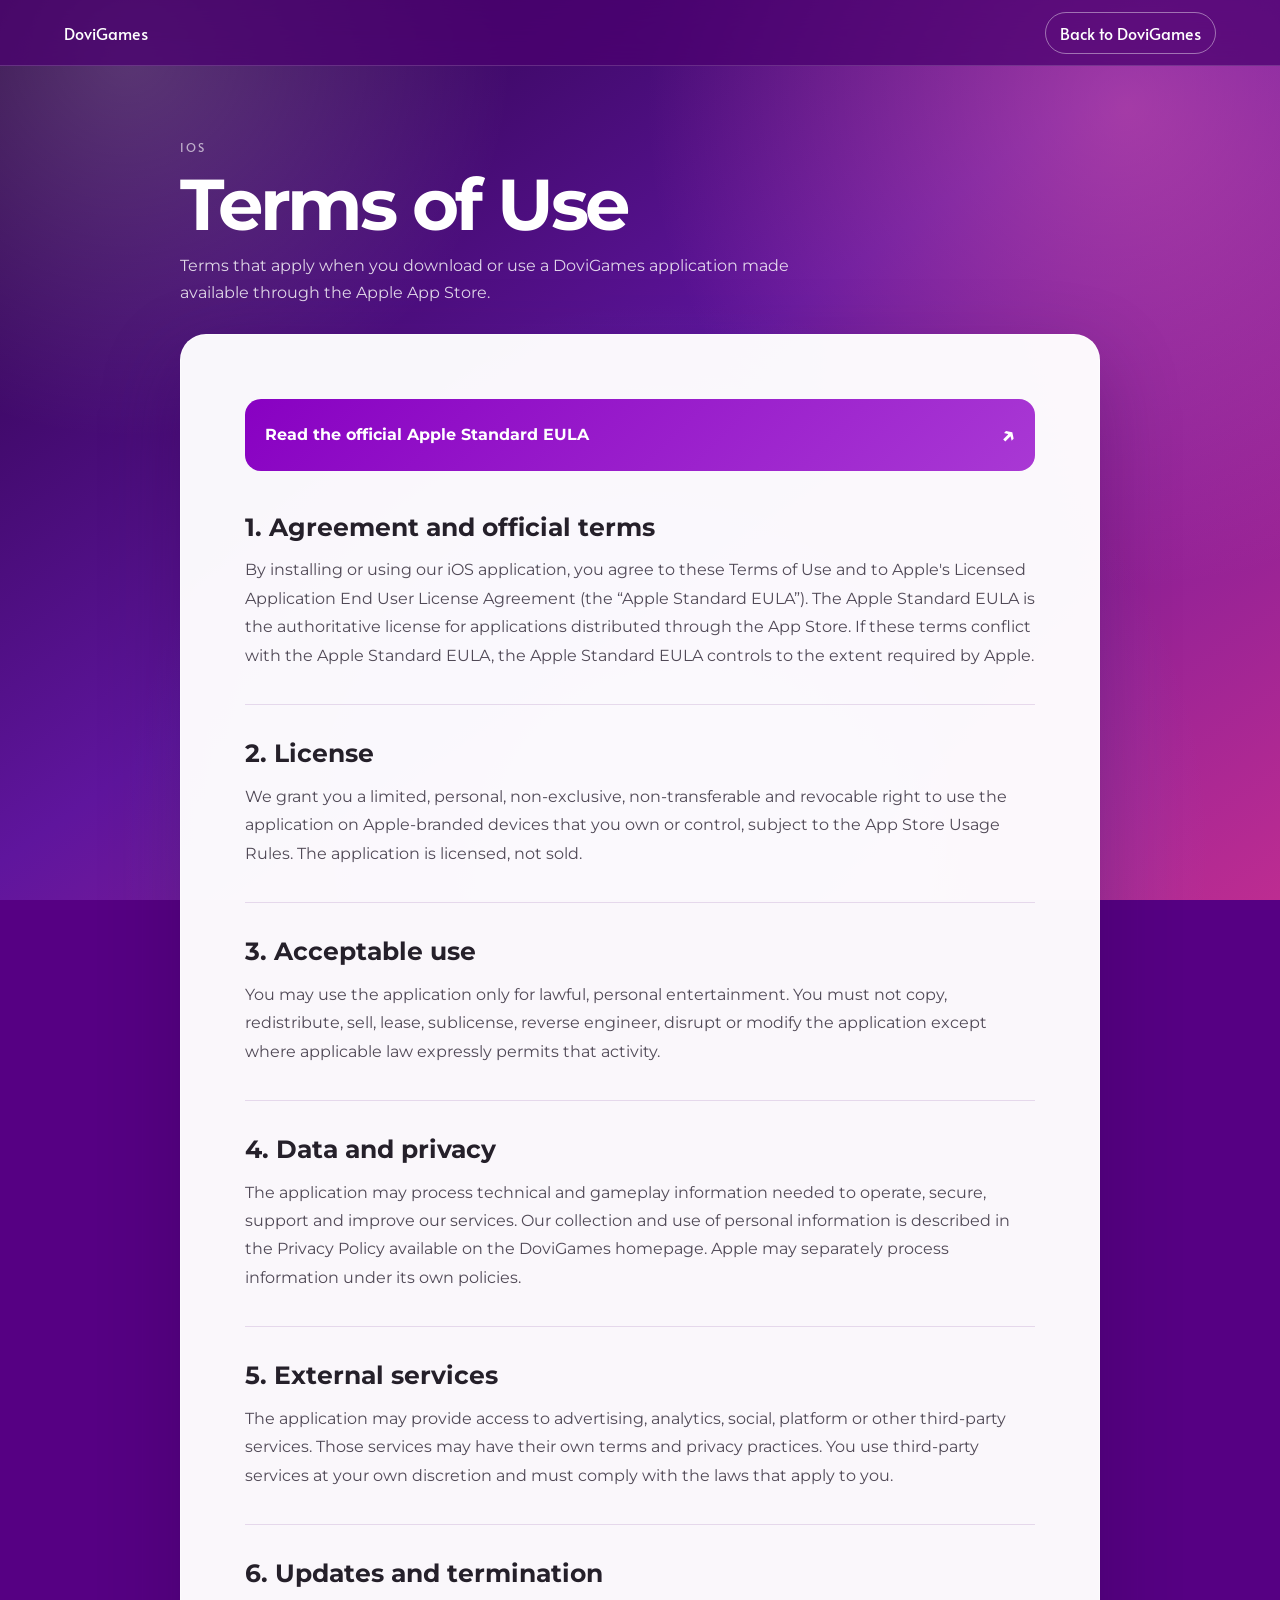
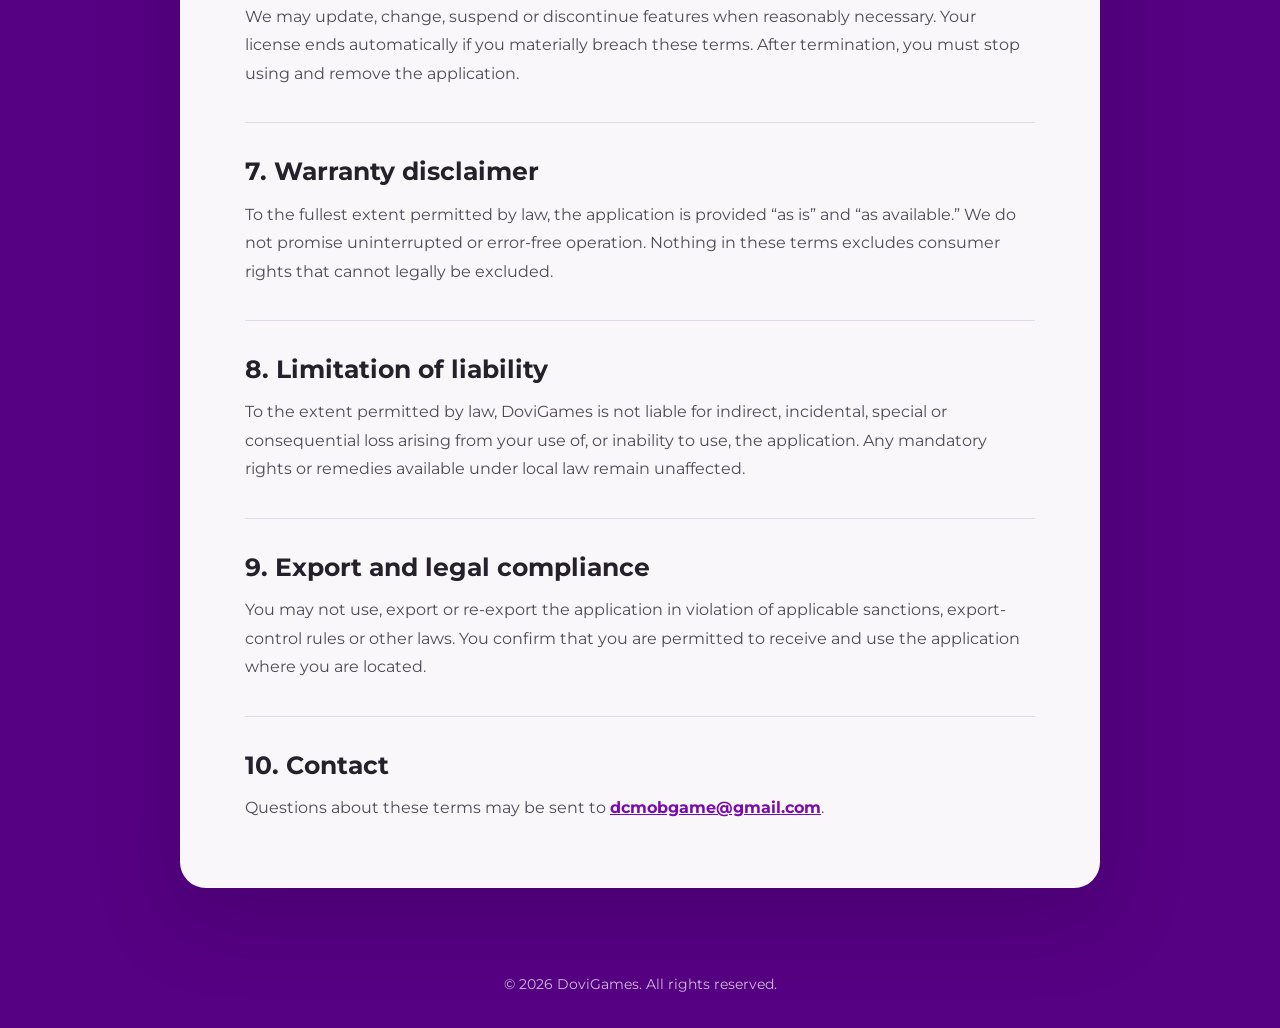
<file: terms-ios.html>
<!DOCTYPE html>
<html lang="en">
  <head>
    <meta charset="UTF-8" />
    <meta name="viewport" content="width=device-width, initial-scale=1.0" />
    <title>Terms of Use</title>
    <link rel="icon" href="./image/favicon.ico" type="image/x-icon" />
    <link rel="preconnect" href="https://fonts.googleapis.com" />
    <link rel="preconnect" href="https://fonts.gstatic.com" crossorigin />
    <link href="https://fonts.googleapis.com/css2?family=Alata&family=Montserrat:wght@400;700&display=swap" rel="stylesheet" />
    <link rel="stylesheet" href="./css/terms.css?v=20260805-2" />
  </head>
  <body class="ios-theme">
    <div class="legal-page">
      <header class="legal-nav">
        <a class="brand" href="./index.html">DoviGames</a>
        <a class="back-link" href="./index.html">Back to DoviGames</a>
      </header>

      <main class="legal-shell">
        <div class="legal-intro">
          <p class="platform-label">iOS</p>
          <h1>Terms of Use</h1>
          <p>Terms that apply when you download or use a DoviGames application made available through the Apple App Store.</p>
        </div>

        <article class="legal-card">
          <a class="official-eula" href="https://www.apple.com/legal/internet-services/itunes/dev/stdeula/" target="_blank" rel="noopener noreferrer">
            <span>Read the official Apple Standard EULA</span>
            <span aria-hidden="true">↗</span>
          </a>

          <section>
            <h2>1. Agreement and official terms</h2>
            <p>By installing or using our iOS application, you agree to these Terms of Use and to Apple's Licensed Application End User License Agreement (the “Apple Standard EULA”). The Apple Standard EULA is the authoritative license for applications distributed through the App Store. If these terms conflict with the Apple Standard EULA, the Apple Standard EULA controls to the extent required by Apple.</p>
          </section>

          <section>
            <h2>2. License</h2>
            <p>We grant you a limited, personal, non-exclusive, non-transferable and revocable right to use the application on Apple-branded devices that you own or control, subject to the App Store Usage Rules. The application is licensed, not sold.</p>
          </section>

          <section>
            <h2>3. Acceptable use</h2>
            <p>You may use the application only for lawful, personal entertainment. You must not copy, redistribute, sell, lease, sublicense, reverse engineer, disrupt or modify the application except where applicable law expressly permits that activity.</p>
          </section>

          <section>
            <h2>4. Data and privacy</h2>
            <p>The application may process technical and gameplay information needed to operate, secure, support and improve our services. Our collection and use of personal information is described in the Privacy Policy available on the DoviGames homepage. Apple may separately process information under its own policies.</p>
          </section>

          <section>
            <h2>5. External services</h2>
            <p>The application may provide access to advertising, analytics, social, platform or other third-party services. Those services may have their own terms and privacy practices. You use third-party services at your own discretion and must comply with the laws that apply to you.</p>
          </section>

          <section>
            <h2>6. Updates and termination</h2>
            <p>We may update, change, suspend or discontinue features when reasonably necessary. Your license ends automatically if you materially breach these terms. After termination, you must stop using and remove the application.</p>
          </section>

          <section>
            <h2>7. Warranty disclaimer</h2>
            <p>To the fullest extent permitted by law, the application is provided “as is” and “as available.” We do not promise uninterrupted or error-free operation. Nothing in these terms excludes consumer rights that cannot legally be excluded.</p>
          </section>

          <section>
            <h2>8. Limitation of liability</h2>
            <p>To the extent permitted by law, DoviGames is not liable for indirect, incidental, special or consequential loss arising from your use of, or inability to use, the application. Any mandatory rights or remedies available under local law remain unaffected.</p>
          </section>

          <section>
            <h2>9. Export and legal compliance</h2>
            <p>You may not use, export or re-export the application in violation of applicable sanctions, export-control rules or other laws. You confirm that you are permitted to receive and use the application where you are located.</p>
          </section>

          <section>
            <h2>10. Contact</h2>
            <p>Questions about these terms may be sent to <a href="mailto:dcmobgame@gmail.com">dcmobgame@gmail.com</a>.</p>
          </section>
        </article>
      </main>

      <footer class="legal-footer">© 2026 DoviGames. All rights reserved.</footer>
    </div>
  </body>
</html>
</file>
<file: css/home.css>
:root {
  --home-purple: #8a19d2;
  --home-ink: #211827;
  --home-muted: #6f6376;
  --home-surface: #f8f5fb;
}

html { scroll-behavior: smooth; }
body { overflow-x: clip; background: var(--home-surface); }

.sr-only {
  position: absolute;
  width: 1px;
  height: 1px;
  padding: 0;
  margin: -1px;
  overflow: hidden;
  clip: rect(0, 0, 0, 0);
  white-space: nowrap;
  border: 0;
}

.header {
  min-height: 76px;
  height: auto;
  justify-content: center;
  gap: 0;
  padding: 0;
  background: linear-gradient(to bottom, rgba(42, 0, 61, 0.52), transparent);
  transition: background-color 0.3s ease, box-shadow 0.3s ease;
}

.header.bg-white {
  background: rgba(255, 255, 255, 0.92);
  box-shadow: 0 10px 34px rgba(45, 13, 57, 0.1);
  backdrop-filter: blur(18px);
}

.header-inner {
  display: flex;
  align-items: center;
  justify-content: space-between;
  width: min(calc(100% - 48px), 1280px);
  min-height: 76px;
  margin: 0 auto;
}

.brand-link {
  color: #fff;
  font-family: "Alata", "Montserrat", sans-serif;
  font-size: 1.25rem;
  text-decoration: none;
  text-shadow: 0 2px 16px rgba(39, 0, 54, 0.44);
  transition: color 0.25s ease, transform 0.25s ease;
}

.brand-link:hover { transform: translateY(-1px); }
.header.bg-white .brand-link { color: var(--home-ink); text-shadow: none; }

.primary-nav {
  display: flex;
  align-items: center;
  gap: 8px;
}

.header-text {
  display: inline-flex;
  align-items: center;
  padding: 10px 13px;
  color: #fff;
  line-height: 1;
  text-decoration: none;
  border: 0;
  border-radius: 999px;
  transition: color 0.2s ease, background-color 0.2s ease;
}

.header-link { text-decoration: none; }

.header-text:hover { background: rgba(255, 255, 255, 0.16); border-bottom: 0; }
.header.bg-white .header-text:hover { background: rgba(136, 1, 194, 0.08); }
.terms-menu { margin-right: 0; }
.terms-menu summary { padding: 10px 14px; line-height: 1; backdrop-filter: blur(10px); }
.terms-menu-panel { top: calc(100% + 12px); min-width: 172px; padding: 9px; border-radius: 16px; }

.main-box {
  isolation: isolate;
  align-items: center;
  flex-direction: column;
  min-height: 0;
  padding-bottom: clamp(118px, 8vw, 156px);
  overflow: hidden;
  background: linear-gradient(180deg, #6650f5 0%, #7450f2 58%, #8b43e8 100%);
}

.main-box::after {
  display: none;
}

.main-img {
  position: relative;
  z-index: -2;
  display: block;
  width: 100%;
  height: auto;
}

.store-panel {
  box-sizing: border-box;
  position: absolute;
  top: min(calc(100% - 190px), calc(100svh - 190px));
  bottom: auto;
  display: flex;
  align-items: center;
  flex-direction: column;
  gap: 13px;
  margin-bottom: 0;
  padding: 18px 22px 16px;
  background: rgba(55, 0, 76, 0.25);
  border: 1px solid rgba(255, 255, 255, 0.3);
  border-radius: 24px;
  box-shadow: 0 20px 50px rgba(43, 0, 61, 0.22);
  backdrop-filter: blur(14px);
}

.hero-kicker {
  margin: 0;
  color: rgba(255, 255, 255, 0.92);
  font-family: "Alata", "Montserrat", sans-serif;
  font-size: 0.78rem;
  letter-spacing: 0.15em;
  text-transform: uppercase;
}

.store {
  position: static;
  display: flex;
  align-items: flex-start;
  justify-content: center;
  flex-direction: row;
  gap: clamp(14px, 2vw, 28px);
}

.store-option { gap: 9px; }

.store-badge-link {
  display: flex;
  justify-content: center;
  line-height: 0;
  border-radius: 10px;
  transition: transform 0.22s ease, filter 0.22s ease;
}

.store-badge-link:hover { filter: brightness(1.08); transform: translateY(-3px); }

.store img.download-img {
  width: clamp(172px, 15.5vw, 250px);
  height: auto;
  cursor: pointer;
}

.store-terms-link {
  padding: 7px 14px;
  font-size: 0.76rem;
  background: rgba(39, 0, 54, 0.4);
  border-color: rgba(255, 255, 255, 0.5);
  transition: background-color 0.2s ease, transform 0.2s ease;
}

.store-terms-link:hover { transform: translateY(-1px); }

.privacy-box {
  padding: 0;
  background: linear-gradient(180deg, #8b43e8 0%, #8950ed 18%, #655cf4 58%, #27c4ef 100%);
}

.section-jump-anchor {
  display: block;
  height: 0;
  scroll-margin-top: 84px;
}

.privacy-box .s-section {
  min-height: 0;
  padding: clamp(30px, 6vw, 84px) 0;
  background-color: transparent !important;
  background-image: linear-gradient(180deg, rgba(139, 67, 232, 0.96) 0%, rgba(101, 92, 244, 0.94) 58%, rgba(39, 196, 239, 0.96) 100%) !important;
  background-attachment: scroll !important;
}

.privacy-box .s-section > .container {
  box-sizing: border-box;
  max-width: 1040px !important;
  padding: clamp(34px, 5vw, 72px) !important;
  background: rgba(49, 0, 69, 0.34);
  border: 1px solid rgba(255, 255, 255, 0.18);
  border-radius: 30px;
  box-shadow: 0 28px 80px rgba(48, 0, 65, 0.18);
  backdrop-filter: blur(12px);
}

.privacy-box .h1Tag {
  margin-bottom: clamp(28px, 5vw, 52px) !important;
  font-size: clamp(2.4rem, 5vw, 4.4rem) !important;
  letter-spacing: -0.04em;
}

.privacy-box .s-font-heading { max-width: 820px; margin: 0 auto; }

.privacy-box .s-font-heading p,
.privacy-box .s-font-heading li,
.privacy-box .s-font-heading span {
  font-size: clamp(0.98rem, 1.2vw, 1.08rem) !important;
  line-height: 1.8 !important;
}

.privacy-box .s-font-heading h2 {
  margin-top: clamp(32px, 5vw, 52px) !important;
  margin-bottom: 14px !important;
  font-size: clamp(1.35rem, 2.4vw, 1.85rem) !important;
  line-height: 1.3 !important;
}

.privacy-box .s-font-heading ul { margin: 14px 0 20px !important; padding-left: 24px !important; }

.contact-box {
  box-sizing: border-box;
  min-height: 410px;
  gap: 14px;
  padding: clamp(70px, 9vw, 120px) 24px;
  background:
    radial-gradient(circle at 50% 0, rgba(255, 255, 255, 0.16), transparent 25rem),
    linear-gradient(180deg, #27c4ef 0%, #4b8ff1 52%, #665af0 100%);
  scroll-margin-top: 90px;
}

.contact-text {
  margin-bottom: 0;
  color: #fff;
  font-family: "Montserrat", sans-serif;
  font-size: clamp(2rem, 4vw, 3.3rem);
  font-weight: 700;
  letter-spacing: -0.04em;
}

.contact-lead {
  max-width: 560px;
  margin: 0 0 18px;
  color: rgba(255, 255, 255, 0.82);
  font-family: "Montserrat", sans-serif;
  line-height: 1.65;
  text-align: center;
}

.email-link {
  display: flex;
  align-items: center;
  gap: 13px;
  padding: 14px 20px;
  color: var(--home-ink);
  text-decoration: none;
  background: #fff;
  border: 1px solid rgba(102, 46, 123, 0.12);
  border-radius: 18px;
  box-shadow: 0 14px 36px rgba(72, 27, 88, 0.1);
  transition: transform 0.2s ease, box-shadow 0.2s ease;
}

.email-link:hover { box-shadow: 0 18px 42px rgba(72, 27, 88, 0.16); transform: translateY(-2px); }
.email-link .email-img { width: 28px; height: 28px; }
.email-link .email-text { color: var(--home-ink); font-weight: 700; }

.brand-link:focus-visible,
.store-badge-link:focus-visible,
.email-link:focus-visible { outline: 3px solid #ffd86b; outline-offset: 4px; }

@media (max-width: 1024px) {
  .main-box { min-height: 0; padding-bottom: 144px; }
  .privacy-box .s-section > .container { max-width: calc(100% - 40px) !important; }
}

@media (max-width: 699px) {
  .header { min-height: 98px; padding: 0; }
  .header-inner {
    flex-direction: column;
    justify-content: center;
    width: 100%;
    min-height: 98px;
    gap: 5px;
    padding: 8px 10px;
  }
  .brand-link { font-size: 1rem; }
  .primary-nav { justify-content: center; width: 100%; gap: 2px; }
  .header-text,
  .terms-menu summary { padding: 8px 9px; font-size: 0.72rem; }
  .terms-menu-panel { right: 0; min-width: 150px; }
  .main-box {
    min-height: 0;
    padding-top: 114px;
    padding-bottom: 148px;
  }
  .store-panel {
    top: calc(114px + 56.25vw - 22px);
    bottom: auto;
    width: 90%;
    max-width: 410px;
    margin-bottom: 0;
    padding: 15px 12px 13px;
    border-radius: 20px;
  }
  .store { width: 100%; flex-direction: row; gap: 10px; }
  .store-option { flex: 1; min-width: 0; gap: 6px; }
  .store img.download-img { width: min(100%, 156px); }
  .store-terms-link { padding: 6px 10px; font-size: 0.68rem; }
  .privacy-box { padding: 0; }
  .section-jump-anchor { scroll-margin-top: 122px; }
  .privacy-box .s-section { padding: 18px 0; }
  .privacy-box .s-section > .container {
    max-width: calc(100% - 20px) !important;
    padding: 34px 22px !important;
    border-radius: 22px;
  }
  .privacy-box .h1Tag { font-size: clamp(2.2rem, 13vw, 3.25rem) !important; line-height: 1.02 !important; }
  .contact-box { min-height: 350px; padding-right: 18px; padding-left: 18px; }
  .email-link { max-width: 100%; padding: 13px 16px; }
  .email-link .email-text { overflow-wrap: anywhere; }
}

@media (max-width: 430px) {
  .main-box { min-height: 0; }
  .hero-kicker { font-size: 0.68rem; }
  .store img.download-img { width: min(100%, 140px); }
}

@media (prefers-reduced-motion: reduce) {
  html { scroll-behavior: auto; }
  *, *::before, *::after { transition-duration: 0.01ms !important; }
}
</file>
<file: css/terms.css>
:root {
  color-scheme: light;
  --purple-deep: #560083;
  --purple: #8801c2;
  --purple-bright: #a938d4;
  --ink: #25202a;
  --muted: #6f6774;
  --line: rgba(99, 29, 132, 0.14);
  --accent: #7b0aaa;
  --gradient-start: #39005f;
  --gradient-middle: #7614aa;
  --gradient-end: #b32fc5;
  --glow-primary: rgba(255, 121, 198, 0.34);
  --glow-secondary: rgba(119, 101, 255, 0.38);
}

.ios-theme {
  --gradient-start: #26003f;
  --gradient-middle: #5f159d;
  --gradient-end: #bd2c91;
  --glow-primary: rgba(255, 111, 181, 0.42);
  --glow-secondary: rgba(108, 132, 255, 0.42);
}

.google-play-theme {
  --gradient-start: #160044;
  --gradient-middle: #40239a;
  --gradient-end: #087eaa;
  --glow-primary: rgba(36, 218, 212, 0.32);
  --glow-secondary: rgba(121, 91, 255, 0.46);
}

.privacy-theme {
  --gradient-start: #220044;
  --gradient-middle: #5b28ba;
  --gradient-end: #079bc1;
  --glow-primary: rgba(36, 220, 210, 0.34);
  --glow-secondary: rgba(182, 76, 255, 0.42);
}

* {
  box-sizing: border-box;
}

html {
  scroll-behavior: smooth;
}

body {
  margin: 0;
  color: var(--ink);
  background: var(--purple-deep);
  font-family: "Montserrat", "PingFang SC", "Microsoft YaHei", sans-serif;
}

a {
  color: inherit;
}

a:focus-visible {
  outline: 3px solid #ffd86b;
  outline-offset: 4px;
}

.legal-page {
  min-height: 100vh;
  background:
    radial-gradient(circle at 10% 6%, rgba(255, 255, 255, 0.2) 0, transparent 24rem),
    radial-gradient(circle at 88% 12%, var(--glow-primary) 0, transparent 30rem),
    radial-gradient(circle at 52% 94%, var(--glow-secondary) 0, transparent 34rem),
    linear-gradient(145deg, var(--gradient-start) 0%, var(--gradient-middle) 48%, var(--gradient-end) 100%);
  background-attachment: fixed;
}

.legal-nav {
  position: sticky;
  top: 0;
  z-index: 10;
  display: flex;
  align-items: center;
  justify-content: space-between;
  min-height: 66px;
  padding: 0 5vw;
  color: #fff;
  background: rgba(75, 0, 111, 0.74);
  border-bottom: 1px solid rgba(255, 255, 255, 0.16);
  backdrop-filter: blur(16px);
}

.brand,
.back-link {
  font-family: "Alata", sans-serif;
  font-weight: 400;
  text-decoration: none;
}

.back-link {
  padding: 9px 14px;
  border: 1px solid rgba(255, 255, 255, 0.42);
  border-radius: 999px;
  transition: background 0.2s ease, border-color 0.2s ease;
}

.back-link:hover {
  background: rgba(255, 255, 255, 0.14);
  border-color: #fff;
}

.legal-shell {
  width: min(100% - 32px, 920px);
  margin: 0 auto;
  padding: 72px 0 88px;
}

.legal-intro {
  margin-bottom: 28px;
  color: #fff;
}

.legal-intro .platform-label {
  display: block;
  margin: 0 0 10px;
  padding: 0;
  color: rgba(255, 255, 255, 0.62);
  font-family: "Alata", sans-serif;
  font-size: 0.72rem;
  letter-spacing: 0.16em;
  text-transform: uppercase;
  background: none;
  border: 0;
  border-radius: 0;
}

.legal-intro h1 {
  margin: 0 0 12px;
  font-size: clamp(2.3rem, 7vw, 4.5rem);
  line-height: 1;
  letter-spacing: -0.045em;
}

.legal-intro p {
  max-width: 650px;
  margin: 0;
  color: rgba(255, 255, 255, 0.82);
  line-height: 1.7;
}

.legal-card {
  padding: clamp(28px, 6vw, 64px);
  background: rgba(255, 255, 255, 0.97);
  border: 1px solid rgba(255, 255, 255, 0.58);
  border-radius: 26px;
  box-shadow: 0 28px 80px rgba(44, 0, 64, 0.28);
}

.effective-date {
  margin: 0 0 26px;
  color: var(--muted);
  font-size: 0.9rem;
}

.official-eula {
  display: flex;
  align-items: center;
  justify-content: space-between;
  gap: 18px;
  margin-bottom: 40px;
  padding: 18px 20px;
  color: #fff;
  font-weight: 700;
  line-height: 1.5;
  text-decoration: none;
  background: linear-gradient(135deg, var(--purple), var(--purple-bright));
  border-radius: 16px;
}

.official-eula span:last-child {
  font-size: 1.5rem;
}

.legal-card section + section {
  margin-top: 34px;
  padding-top: 32px;
  border-top: 1px solid var(--line);
}

.legal-card h2 {
  margin: 0 0 12px;
  font-size: clamp(1.2rem, 3vw, 1.55rem);
  line-height: 1.35;
}

.legal-card p,
.legal-card li {
  color: #504956;
  font-size: 1rem;
  line-height: 1.78;
}

.legal-card p {
  margin: 0;
}

.legal-card p + p {
  margin-top: 14px;
}

.legal-card ul {
  margin: 14px 0 0;
  padding-left: 22px;
}

.legal-card a:not(.official-eula) {
  color: var(--accent);
  font-weight: 700;
}

.legal-footer {
  padding: 0 16px 36px;
  color: rgba(255, 255, 255, 0.72);
  text-align: center;
  font-size: 0.85rem;
}

@media (max-width: 600px) {
  .legal-nav {
    min-height: 60px;
    padding: 0 16px;
  }

  .back-link {
    padding: 8px 11px;
    font-size: 0.84rem;
  }

  .legal-shell {
    width: min(100% - 20px, 920px);
    padding: 48px 0 58px;
  }

  .legal-card {
    border-radius: 20px;
  }

  .official-eula {
    align-items: flex-start;
  }
}
</file>
